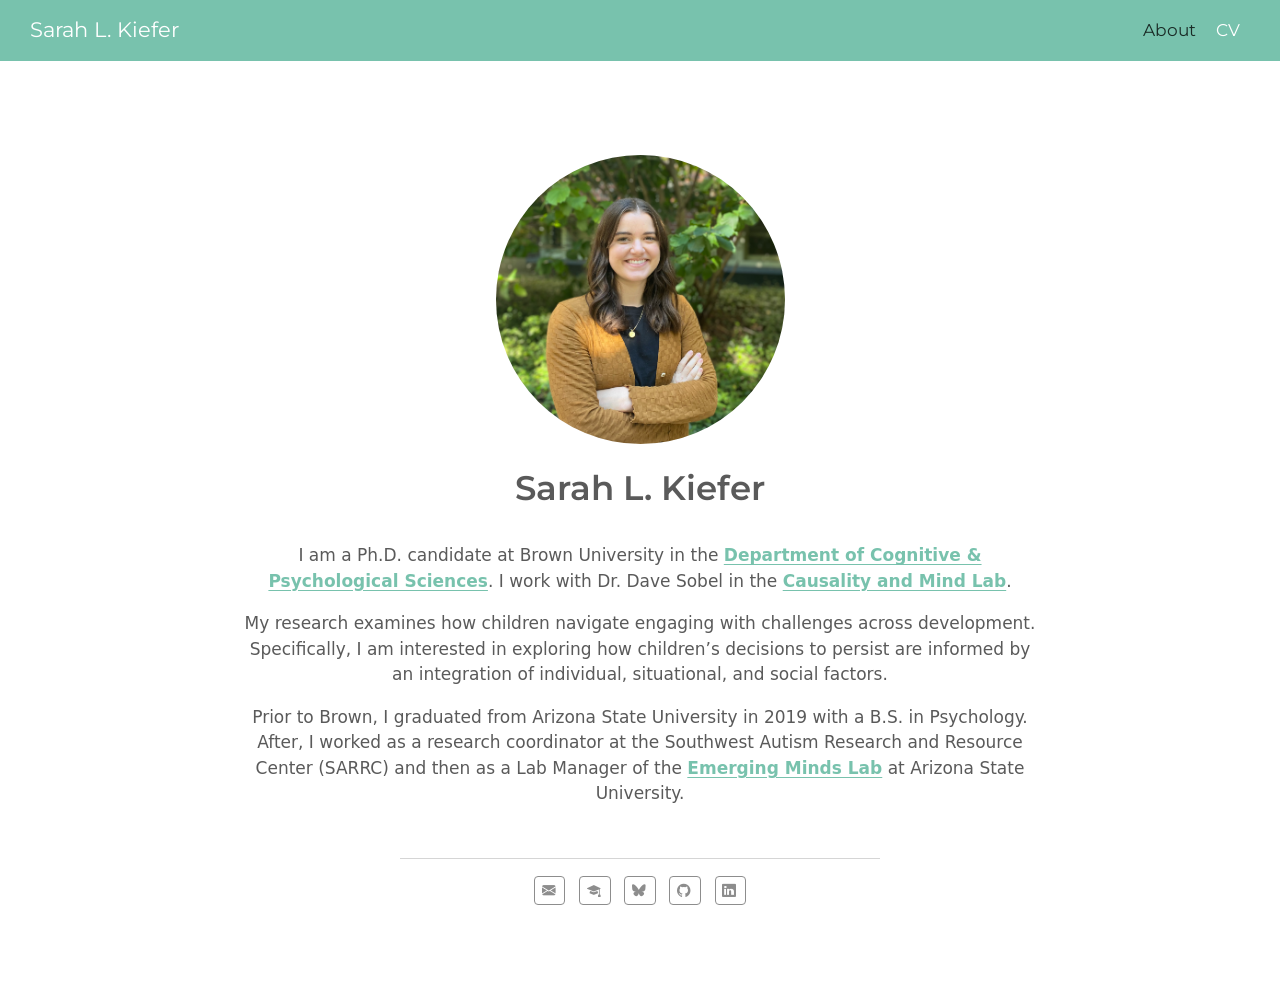
<file: docs/index.html>
<!DOCTYPE html>
<html xmlns="http://www.w3.org/1999/xhtml" lang="en" xml:lang="en"><head>

<meta charset="utf-8">
<meta name="generator" content="quarto-1.8.26">

<meta name="viewport" content="width=device-width, initial-scale=1.0, user-scalable=yes">


<title>Sarah L. Kiefer</title>
<style>
code{white-space: pre-wrap;}
span.smallcaps{font-variant: small-caps;}
div.columns{display: flex; gap: min(4vw, 1.5em);}
div.column{flex: auto; overflow-x: auto;}
div.hanging-indent{margin-left: 1.5em; text-indent: -1.5em;}
ul.task-list{list-style: none;}
ul.task-list li input[type="checkbox"] {
  width: 0.8em;
  margin: 0 0.8em 0.2em -1em; /* quarto-specific, see https://github.com/quarto-dev/quarto-cli/issues/4556 */ 
  vertical-align: middle;
}
</style>


<script src="site_libs/quarto-nav/quarto-nav.js"></script>
<script src="site_libs/quarto-nav/headroom.min.js"></script>
<script src="site_libs/clipboard/clipboard.min.js"></script>
<script src="site_libs/quarto-search/autocomplete.umd.js"></script>
<script src="site_libs/quarto-search/fuse.min.js"></script>
<script src="site_libs/quarto-search/quarto-search.js"></script>
<meta name="quarto:offset" content="./">
<script src="site_libs/quarto-html/quarto.js" type="module"></script>
<script src="site_libs/quarto-html/tabsets/tabsets.js" type="module"></script>
<script src="site_libs/quarto-html/axe/axe-check.js" type="module"></script>
<script src="site_libs/quarto-html/popper.min.js"></script>
<script src="site_libs/quarto-html/tippy.umd.min.js"></script>
<link href="site_libs/quarto-html/tippy.css" rel="stylesheet">
<link href="site_libs/quarto-html/quarto-syntax-highlighting-587c61ba64f3a5504c4d52d930310e48.css" rel="stylesheet" id="quarto-text-highlighting-styles">
<script src="site_libs/bootstrap/bootstrap.min.js"></script>
<link href="site_libs/bootstrap/bootstrap-icons.css" rel="stylesheet">
<link href="site_libs/bootstrap/bootstrap-5b8f9b2f3cffee265242a5d44fbb1e00.min.css" rel="stylesheet" append-hash="true" id="quarto-bootstrap" data-mode="light">
<script id="quarto-search-options" type="application/json">{
  "location": "navbar",
  "copy-button": false,
  "collapse-after": 3,
  "panel-placement": "end",
  "type": "overlay",
  "limit": 50,
  "keyboard-shortcut": [
    "f",
    "/",
    "s"
  ],
  "show-item-context": false,
  "language": {
    "search-no-results-text": "No results",
    "search-matching-documents-text": "matching documents",
    "search-copy-link-title": "Copy link to search",
    "search-hide-matches-text": "Hide additional matches",
    "search-more-match-text": "more match in this document",
    "search-more-matches-text": "more matches in this document",
    "search-clear-button-title": "Clear",
    "search-text-placeholder": "",
    "search-detached-cancel-button-title": "Cancel",
    "search-submit-button-title": "Submit",
    "search-label": "Search"
  }
}</script>


</head>

<body class="nav-fixed fullcontent quarto-light">

<div id="quarto-search-results"></div>
  <header id="quarto-header" class="headroom fixed-top">
    <nav class="navbar navbar-expand-lg " data-bs-theme="dark">
      <div class="navbar-container container-fluid">
      <div class="navbar-brand-container mx-auto">
    <a class="navbar-brand" href="./index.html">
    <span class="navbar-title">Sarah L. Kiefer</span>
    </a>
  </div>
          <button class="navbar-toggler" type="button" data-bs-toggle="collapse" data-bs-target="#navbarCollapse" aria-controls="navbarCollapse" role="menu" aria-expanded="false" aria-label="Toggle navigation" onclick="if (window.quartoToggleHeadroom) { window.quartoToggleHeadroom(); }">
  <span class="navbar-toggler-icon"></span>
</button>
          <div class="collapse navbar-collapse" id="navbarCollapse">
            <ul class="navbar-nav navbar-nav-scroll ms-auto">
  <li class="nav-item">
    <a class="nav-link active" href="./index.html" aria-current="page"> 
<span class="menu-text">About</span></a>
  </li>  
  <li class="nav-item">
    <a class="nav-link" href="./cv.pdf"> 
<span class="menu-text">CV</span></a>
  </li>  
</ul>
          </div> <!-- /navcollapse -->
            <div class="quarto-navbar-tools">
</div>
      </div> <!-- /container-fluid -->
    </nav>
</header>
<!-- content -->
<div id="quarto-content" class="quarto-container page-columns page-rows-contents page-layout-article page-navbar">
<!-- sidebar -->
<!-- margin-sidebar -->
    
<!-- main -->
<div class="quarto-about-jolla">
  <img src="profile.png" class="about-image
  round " style="height: 17em; width: 17em;">
 <header id="title-block-header" class="quarto-title-block default">
<div class="quarto-title">
<h1 class="title">Sarah L. Kiefer</h1>
</div>
<div class="quarto-title-meta">
  </div>
</header><main class="content" id="quarto-document-content">
<p>I am a Ph.D.&nbsp;candidate at Brown University in the <a href="https://www.brown.edu/academics/cognitive-linguistic-psychological-sciences/home"><strong>Department of Cognitive &amp; Psychological Sciences</strong></a>. I work with Dr.&nbsp;Dave Sobel in the <a href="https://sites.brown.edu/causalityandmindlab/"><strong>Causality and Mind Lab</strong></a>.</p>
<p>My research examines how children navigate engaging with challenges across development. Specifically, I am interested in exploring how children’s decisions to persist are informed by an integration of individual, situational, and social factors.</p>
<p>Prior to Brown, I graduated from Arizona State University in 2019 with a B.S. in Psychology. After, I worked as a research coordinator at the Southwest Autism Research and Resource Center (SARRC) and then as a Lab Manager of the <a href="https://www.emergingmindslab.org/"><strong>Emerging Minds Lab</strong></a> at Arizona State University.</p>


</main> 
  <hr class="about-sep">
   <div class="about-links">
  <a href="mailto:sarah_kiefer@brown.edu" class="about-link" rel="" target="">
    <i class="bi bi-envelope-fill"></i>
     <span class="about-link-text"></span>
  </a>
  <a href="https://scholar.google.com/citations?user=5Xpo9nMAAAAJ" class="about-link" rel="" target="">
    <i class="bi bi-mortarboard-fill"></i>
     <span class="about-link-text"></span>
  </a>
  <a href="https://bsky.app/profile/sarahkiefer.bsky.social" class="about-link" rel="" target="">
    <i class="bi bi-bluesky"></i>
     <span class="about-link-text"></span>
  </a>
  <a href="https://github.com/slkiefer" class="about-link" rel="" target="">
    <i class="bi bi-github"></i>
     <span class="about-link-text"></span>
  </a>
  <a href="https://www.linkedin.com/in/sarahlkiefer/" class="about-link" rel="" target="">
    <i class="bi bi-linkedin"></i>
     <span class="about-link-text"></span>
  </a>
</div>
</div>
 <!-- /main -->
<script id="quarto-html-after-body" type="application/javascript">
  window.document.addEventListener("DOMContentLoaded", function (event) {
    const isCodeAnnotation = (el) => {
      for (const clz of el.classList) {
        if (clz.startsWith('code-annotation-')) {                     
          return true;
        }
      }
      return false;
    }
    const onCopySuccess = function(e) {
      // button target
      const button = e.trigger;
      // don't keep focus
      button.blur();
      // flash "checked"
      button.classList.add('code-copy-button-checked');
      var currentTitle = button.getAttribute("title");
      button.setAttribute("title", "Copied!");
      let tooltip;
      if (window.bootstrap) {
        button.setAttribute("data-bs-toggle", "tooltip");
        button.setAttribute("data-bs-placement", "left");
        button.setAttribute("data-bs-title", "Copied!");
        tooltip = new bootstrap.Tooltip(button, 
          { trigger: "manual", 
            customClass: "code-copy-button-tooltip",
            offset: [0, -8]});
        tooltip.show();    
      }
      setTimeout(function() {
        if (tooltip) {
          tooltip.hide();
          button.removeAttribute("data-bs-title");
          button.removeAttribute("data-bs-toggle");
          button.removeAttribute("data-bs-placement");
        }
        button.setAttribute("title", currentTitle);
        button.classList.remove('code-copy-button-checked');
      }, 1000);
      // clear code selection
      e.clearSelection();
    }
    const getTextToCopy = function(trigger) {
      const outerScaffold = trigger.parentElement.cloneNode(true);
      const codeEl = outerScaffold.querySelector('code');
      for (const childEl of codeEl.children) {
        if (isCodeAnnotation(childEl)) {
          childEl.remove();
        }
      }
      return codeEl.innerText;
    }
    const clipboard = new window.ClipboardJS('.code-copy-button:not([data-in-quarto-modal])', {
      text: getTextToCopy
    });
    clipboard.on('success', onCopySuccess);
    if (window.document.getElementById('quarto-embedded-source-code-modal')) {
      const clipboardModal = new window.ClipboardJS('.code-copy-button[data-in-quarto-modal]', {
        text: getTextToCopy,
        container: window.document.getElementById('quarto-embedded-source-code-modal')
      });
      clipboardModal.on('success', onCopySuccess);
    }
      var localhostRegex = new RegExp(/^(?:http|https):\/\/localhost\:?[0-9]*\//);
      var mailtoRegex = new RegExp(/^mailto:/);
        var filterRegex = new RegExp('/' + window.location.host + '/');
      var isInternal = (href) => {
          return filterRegex.test(href) || localhostRegex.test(href) || mailtoRegex.test(href);
      }
      // Inspect non-navigation links and adorn them if external
     var links = window.document.querySelectorAll('a[href]:not(.nav-link):not(.navbar-brand):not(.toc-action):not(.sidebar-link):not(.sidebar-item-toggle):not(.pagination-link):not(.no-external):not([aria-hidden]):not(.dropdown-item):not(.quarto-navigation-tool):not(.about-link)');
      for (var i=0; i<links.length; i++) {
        const link = links[i];
        if (!isInternal(link.href)) {
          // undo the damage that might have been done by quarto-nav.js in the case of
          // links that we want to consider external
          if (link.dataset.originalHref !== undefined) {
            link.href = link.dataset.originalHref;
          }
        }
      }
    function tippyHover(el, contentFn, onTriggerFn, onUntriggerFn) {
      const config = {
        allowHTML: true,
        maxWidth: 500,
        delay: 100,
        arrow: false,
        appendTo: function(el) {
            return el.parentElement;
        },
        interactive: true,
        interactiveBorder: 10,
        theme: 'quarto',
        placement: 'bottom-start',
      };
      if (contentFn) {
        config.content = contentFn;
      }
      if (onTriggerFn) {
        config.onTrigger = onTriggerFn;
      }
      if (onUntriggerFn) {
        config.onUntrigger = onUntriggerFn;
      }
      window.tippy(el, config); 
    }
    const noterefs = window.document.querySelectorAll('a[role="doc-noteref"]');
    for (var i=0; i<noterefs.length; i++) {
      const ref = noterefs[i];
      tippyHover(ref, function() {
        // use id or data attribute instead here
        let href = ref.getAttribute('data-footnote-href') || ref.getAttribute('href');
        try { href = new URL(href).hash; } catch {}
        const id = href.replace(/^#\/?/, "");
        const note = window.document.getElementById(id);
        if (note) {
          return note.innerHTML;
        } else {
          return "";
        }
      });
    }
    const xrefs = window.document.querySelectorAll('a.quarto-xref');
    const processXRef = (id, note) => {
      // Strip column container classes
      const stripColumnClz = (el) => {
        el.classList.remove("page-full", "page-columns");
        if (el.children) {
          for (const child of el.children) {
            stripColumnClz(child);
          }
        }
      }
      stripColumnClz(note)
      if (id === null || id.startsWith('sec-')) {
        // Special case sections, only their first couple elements
        const container = document.createElement("div");
        if (note.children && note.children.length > 2) {
          container.appendChild(note.children[0].cloneNode(true));
          for (let i = 1; i < note.children.length; i++) {
            const child = note.children[i];
            if (child.tagName === "P" && child.innerText === "") {
              continue;
            } else {
              container.appendChild(child.cloneNode(true));
              break;
            }
          }
          if (window.Quarto?.typesetMath) {
            window.Quarto.typesetMath(container);
          }
          return container.innerHTML
        } else {
          if (window.Quarto?.typesetMath) {
            window.Quarto.typesetMath(note);
          }
          return note.innerHTML;
        }
      } else {
        // Remove any anchor links if they are present
        const anchorLink = note.querySelector('a.anchorjs-link');
        if (anchorLink) {
          anchorLink.remove();
        }
        if (window.Quarto?.typesetMath) {
          window.Quarto.typesetMath(note);
        }
        if (note.classList.contains("callout")) {
          return note.outerHTML;
        } else {
          return note.innerHTML;
        }
      }
    }
    for (var i=0; i<xrefs.length; i++) {
      const xref = xrefs[i];
      tippyHover(xref, undefined, function(instance) {
        instance.disable();
        let url = xref.getAttribute('href');
        let hash = undefined; 
        if (url.startsWith('#')) {
          hash = url;
        } else {
          try { hash = new URL(url).hash; } catch {}
        }
        if (hash) {
          const id = hash.replace(/^#\/?/, "");
          const note = window.document.getElementById(id);
          if (note !== null) {
            try {
              const html = processXRef(id, note.cloneNode(true));
              instance.setContent(html);
            } finally {
              instance.enable();
              instance.show();
            }
          } else {
            // See if we can fetch this
            fetch(url.split('#')[0])
            .then(res => res.text())
            .then(html => {
              const parser = new DOMParser();
              const htmlDoc = parser.parseFromString(html, "text/html");
              const note = htmlDoc.getElementById(id);
              if (note !== null) {
                const html = processXRef(id, note);
                instance.setContent(html);
              } 
            }).finally(() => {
              instance.enable();
              instance.show();
            });
          }
        } else {
          // See if we can fetch a full url (with no hash to target)
          // This is a special case and we should probably do some content thinning / targeting
          fetch(url)
          .then(res => res.text())
          .then(html => {
            const parser = new DOMParser();
            const htmlDoc = parser.parseFromString(html, "text/html");
            const note = htmlDoc.querySelector('main.content');
            if (note !== null) {
              // This should only happen for chapter cross references
              // (since there is no id in the URL)
              // remove the first header
              if (note.children.length > 0 && note.children[0].tagName === "HEADER") {
                note.children[0].remove();
              }
              const html = processXRef(null, note);
              instance.setContent(html);
            } 
          }).finally(() => {
            instance.enable();
            instance.show();
          });
        }
      }, function(instance) {
      });
    }
        let selectedAnnoteEl;
        const selectorForAnnotation = ( cell, annotation) => {
          let cellAttr = 'data-code-cell="' + cell + '"';
          let lineAttr = 'data-code-annotation="' +  annotation + '"';
          const selector = 'span[' + cellAttr + '][' + lineAttr + ']';
          return selector;
        }
        const selectCodeLines = (annoteEl) => {
          const doc = window.document;
          const targetCell = annoteEl.getAttribute("data-target-cell");
          const targetAnnotation = annoteEl.getAttribute("data-target-annotation");
          const annoteSpan = window.document.querySelector(selectorForAnnotation(targetCell, targetAnnotation));
          const lines = annoteSpan.getAttribute("data-code-lines").split(",");
          const lineIds = lines.map((line) => {
            return targetCell + "-" + line;
          })
          let top = null;
          let height = null;
          let parent = null;
          if (lineIds.length > 0) {
              //compute the position of the single el (top and bottom and make a div)
              const el = window.document.getElementById(lineIds[0]);
              top = el.offsetTop;
              height = el.offsetHeight;
              parent = el.parentElement.parentElement;
            if (lineIds.length > 1) {
              const lastEl = window.document.getElementById(lineIds[lineIds.length - 1]);
              const bottom = lastEl.offsetTop + lastEl.offsetHeight;
              height = bottom - top;
            }
            if (top !== null && height !== null && parent !== null) {
              // cook up a div (if necessary) and position it 
              let div = window.document.getElementById("code-annotation-line-highlight");
              if (div === null) {
                div = window.document.createElement("div");
                div.setAttribute("id", "code-annotation-line-highlight");
                div.style.position = 'absolute';
                parent.appendChild(div);
              }
              div.style.top = top - 2 + "px";
              div.style.height = height + 4 + "px";
              div.style.left = 0;
              let gutterDiv = window.document.getElementById("code-annotation-line-highlight-gutter");
              if (gutterDiv === null) {
                gutterDiv = window.document.createElement("div");
                gutterDiv.setAttribute("id", "code-annotation-line-highlight-gutter");
                gutterDiv.style.position = 'absolute';
                const codeCell = window.document.getElementById(targetCell);
                const gutter = codeCell.querySelector('.code-annotation-gutter');
                gutter.appendChild(gutterDiv);
              }
              gutterDiv.style.top = top - 2 + "px";
              gutterDiv.style.height = height + 4 + "px";
            }
            selectedAnnoteEl = annoteEl;
          }
        };
        const unselectCodeLines = () => {
          const elementsIds = ["code-annotation-line-highlight", "code-annotation-line-highlight-gutter"];
          elementsIds.forEach((elId) => {
            const div = window.document.getElementById(elId);
            if (div) {
              div.remove();
            }
          });
          selectedAnnoteEl = undefined;
        };
          // Handle positioning of the toggle
      window.addEventListener(
        "resize",
        throttle(() => {
          elRect = undefined;
          if (selectedAnnoteEl) {
            selectCodeLines(selectedAnnoteEl);
          }
        }, 10)
      );
      function throttle(fn, ms) {
      let throttle = false;
      let timer;
        return (...args) => {
          if(!throttle) { // first call gets through
              fn.apply(this, args);
              throttle = true;
          } else { // all the others get throttled
              if(timer) clearTimeout(timer); // cancel #2
              timer = setTimeout(() => {
                fn.apply(this, args);
                timer = throttle = false;
              }, ms);
          }
        };
      }
        // Attach click handler to the DT
        const annoteDls = window.document.querySelectorAll('dt[data-target-cell]');
        for (const annoteDlNode of annoteDls) {
          annoteDlNode.addEventListener('click', (event) => {
            const clickedEl = event.target;
            if (clickedEl !== selectedAnnoteEl) {
              unselectCodeLines();
              const activeEl = window.document.querySelector('dt[data-target-cell].code-annotation-active');
              if (activeEl) {
                activeEl.classList.remove('code-annotation-active');
              }
              selectCodeLines(clickedEl);
              clickedEl.classList.add('code-annotation-active');
            } else {
              // Unselect the line
              unselectCodeLines();
              clickedEl.classList.remove('code-annotation-active');
            }
          });
        }
    const findCites = (el) => {
      const parentEl = el.parentElement;
      if (parentEl) {
        const cites = parentEl.dataset.cites;
        if (cites) {
          return {
            el,
            cites: cites.split(' ')
          };
        } else {
          return findCites(el.parentElement)
        }
      } else {
        return undefined;
      }
    };
    var bibliorefs = window.document.querySelectorAll('a[role="doc-biblioref"]');
    for (var i=0; i<bibliorefs.length; i++) {
      const ref = bibliorefs[i];
      const citeInfo = findCites(ref);
      if (citeInfo) {
        tippyHover(citeInfo.el, function() {
          var popup = window.document.createElement('div');
          citeInfo.cites.forEach(function(cite) {
            var citeDiv = window.document.createElement('div');
            citeDiv.classList.add('hanging-indent');
            citeDiv.classList.add('csl-entry');
            var biblioDiv = window.document.getElementById('ref-' + cite);
            if (biblioDiv) {
              citeDiv.innerHTML = biblioDiv.innerHTML;
            }
            popup.appendChild(citeDiv);
          });
          return popup.innerHTML;
        });
      }
    }
  });
  </script>
</div> <!-- /content -->




</body></html>
</file>
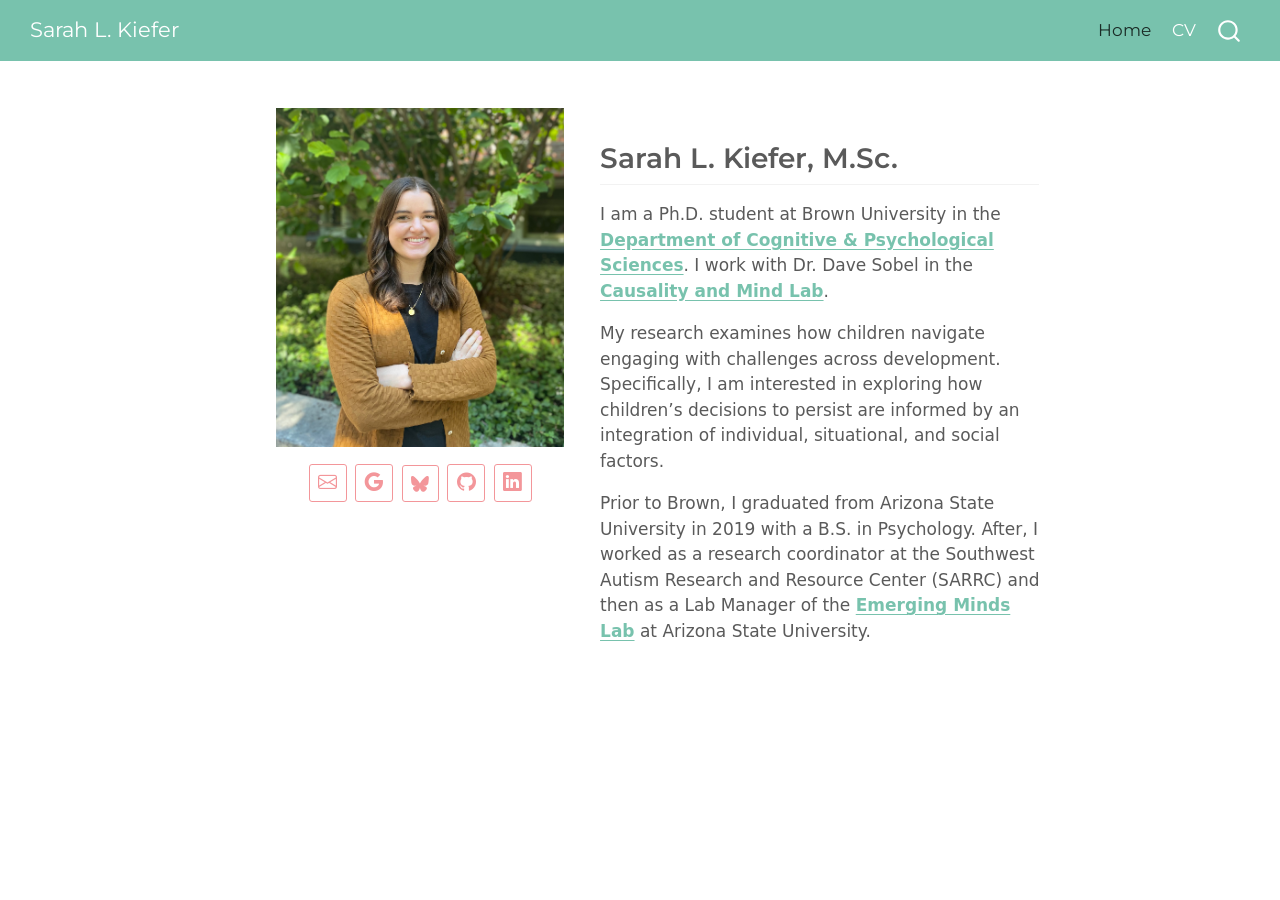
<file: Kiefer_Website/docs/index.html>
<!DOCTYPE html>
<html xmlns="http://www.w3.org/1999/xhtml" lang="en" xml:lang="en"><head>

<meta charset="utf-8">
<meta name="generator" content="quarto-1.8.26">

<meta name="viewport" content="width=device-width, initial-scale=1.0, user-scalable=yes">


<title>Sarah L. Kiefer</title>
<style>
code{white-space: pre-wrap;}
span.smallcaps{font-variant: small-caps;}
div.columns{display: flex; gap: min(4vw, 1.5em);}
div.column{flex: auto; overflow-x: auto;}
div.hanging-indent{margin-left: 1.5em; text-indent: -1.5em;}
ul.task-list{list-style: none;}
ul.task-list li input[type="checkbox"] {
  width: 0.8em;
  margin: 0 0.8em 0.2em -1em; /* quarto-specific, see https://github.com/quarto-dev/quarto-cli/issues/4556 */ 
  vertical-align: middle;
}
</style>


<script src="site_libs/quarto-nav/quarto-nav.js"></script>
<script src="site_libs/quarto-nav/headroom.min.js"></script>
<script src="site_libs/clipboard/clipboard.min.js"></script>
<script src="site_libs/quarto-search/autocomplete.umd.js"></script>
<script src="site_libs/quarto-search/fuse.min.js"></script>
<script src="site_libs/quarto-search/quarto-search.js"></script>
<meta name="quarto:offset" content="./">
<script src="site_libs/quarto-html/quarto.js" type="module"></script>
<script src="site_libs/quarto-html/tabsets/tabsets.js" type="module"></script>
<script src="site_libs/quarto-html/axe/axe-check.js" type="module"></script>
<script src="site_libs/quarto-html/popper.min.js"></script>
<script src="site_libs/quarto-html/tippy.umd.min.js"></script>
<script src="site_libs/quarto-html/anchor.min.js"></script>
<link href="site_libs/quarto-html/tippy.css" rel="stylesheet">
<link href="site_libs/quarto-html/quarto-syntax-highlighting-587c61ba64f3a5504c4d52d930310e48.css" rel="stylesheet" id="quarto-text-highlighting-styles">
<script src="site_libs/bootstrap/bootstrap.min.js"></script>
<link href="site_libs/bootstrap/bootstrap-icons.css" rel="stylesheet">
<link href="site_libs/bootstrap/bootstrap-5b8f9b2f3cffee265242a5d44fbb1e00.min.css" rel="stylesheet" append-hash="true" id="quarto-bootstrap" data-mode="light">
<script id="quarto-search-options" type="application/json">{
  "location": "navbar",
  "copy-button": false,
  "collapse-after": 3,
  "panel-placement": "end",
  "type": "overlay",
  "limit": 50,
  "keyboard-shortcut": [
    "f",
    "/",
    "s"
  ],
  "show-item-context": false,
  "language": {
    "search-no-results-text": "No results",
    "search-matching-documents-text": "matching documents",
    "search-copy-link-title": "Copy link to search",
    "search-hide-matches-text": "Hide additional matches",
    "search-more-match-text": "more match in this document",
    "search-more-matches-text": "more matches in this document",
    "search-clear-button-title": "Clear",
    "search-text-placeholder": "",
    "search-detached-cancel-button-title": "Cancel",
    "search-submit-button-title": "Submit",
    "search-label": "Search"
  }
}</script>


</head>

<body class="nav-fixed fullcontent quarto-light">

<div id="quarto-search-results"></div>
  <header id="quarto-header" class="headroom fixed-top">
    <nav class="navbar navbar-expand-lg " data-bs-theme="dark">
      <div class="navbar-container container-fluid">
      <div class="navbar-brand-container mx-auto">
    <a class="navbar-brand" href="./index.html">
    <span class="navbar-title">Sarah L. Kiefer</span>
    </a>
  </div>
            <div id="quarto-search" class="" title="Search"></div>
          <button class="navbar-toggler" type="button" data-bs-toggle="collapse" data-bs-target="#navbarCollapse" aria-controls="navbarCollapse" role="menu" aria-expanded="false" aria-label="Toggle navigation" onclick="if (window.quartoToggleHeadroom) { window.quartoToggleHeadroom(); }">
  <span class="navbar-toggler-icon"></span>
</button>
          <div class="collapse navbar-collapse" id="navbarCollapse">
            <ul class="navbar-nav navbar-nav-scroll ms-auto">
  <li class="nav-item">
    <a class="nav-link active" href="./index.html" aria-current="page"> 
<span class="menu-text">Home</span></a>
  </li>  
  <li class="nav-item">
    <a class="nav-link" href="./cv.html"> 
<span class="menu-text">CV</span></a>
  </li>  
</ul>
          </div> <!-- /navcollapse -->
            <div class="quarto-navbar-tools">
</div>
      </div> <!-- /container-fluid -->
    </nav>
</header>
<!-- content -->
<div id="quarto-content" class="quarto-container page-columns page-rows-contents page-layout-article page-navbar">
<!-- sidebar -->
<!-- margin-sidebar -->
    
<!-- main -->
<main class="content" id="quarto-document-content"><header id="title-block-header" class="quarto-title-block"></header>




<div class="columns">
<div class="column text-center" style="width:45%;">
<p><img src="images/profile.png" class="img-fluid" style="width:80.0%"></p>
<div class="d-flex justify-content-center gap-2 mt-3 align-items-center">
<!-- Email -->
<p><a href="mailto:sarah_kiefer@brown.edu" class="btn btn-outline-secondary btn-sm"> <i class="bi bi-envelope fs-5"></i> </a></p>
<!-- Google Scholar -->
<p><a href="https://scholar.google.com/citations?user=5Xpo9nMAAAAJ" class="btn btn-outline-secondary btn-sm"> <i class="bi bi-google fs-5"></i> </a></p>
<!-- Bluesky -->
<p><a href="https://bsky.app/profile/sarahkiefer.bsky.social" class="btn btn-outline-secondary btn-sm"> <span style="font-size:1.2em; display:inline-block; vertical-align: middle;"> <svg xmlns="http://www.w3.org/2000/svg" fill="currentColor" class="bi bi-bluesky" viewbox="0 0 16 16" width="1em" height="1em"> <path d="M3.468 1.948C5.303 3.325 7.276 6.118 8 7.616c.725-1.498 2.698-4.29 4.532-5.668C13.855.955 16 .186 16 2.632c0 .489-.28 4.105-.444 4.692-.572 2.04-2.653 2.561-4.504 2.246 3.236.551 4.06 2.375 2.281 4.2-3.376 3.464-4.852-.87-5.23-1.98-.07-.204-.103-.3-.103-.218 0-.081-.033.014-.102.218-.379 1.11-1.855 5.444-5.231 1.98-1.778-1.825-.955-3.65 2.28-4.2-1.85.315-3.932-.205-4.503-2.246C.28 6.737 0 3.12 0 2.632 0 .186 2.145.955 3.468 1.948"></path> </svg> </span> </a></p>
<!-- GitHub -->
<p><a href="https://github.com/slkiefer" class="btn btn-outline-secondary btn-sm"> <i class="bi bi-github fs-5"></i> </a></p>
<!-- LinkedIn -->
<p><a href="https://www.linkedin.com/in/sarahlkiefer/" class="btn btn-outline-secondary btn-sm"> <i class="bi bi-linkedin fs-5"></i> </a></p>
</div>
</div><div class="column" style="width:55%;">
<section id="sarah-l.-kiefer-m.sc." class="level2">
<h2 class="anchored" data-anchor-id="sarah-l.-kiefer-m.sc.">Sarah L. Kiefer, M.Sc.</h2>
<p>I am a Ph.D.&nbsp;student at Brown University in the <a href="https://www.brown.edu/academics/cognitive-linguistic-psychological-sciences/home"><strong>Department of Cognitive &amp; Psychological Sciences</strong></a>. I work with Dr.&nbsp;Dave Sobel in the <a href="https://sites.brown.edu/causalityandmindlab/"><strong>Causality and Mind Lab</strong></a>.</p>
<p>My research examines how children navigate engaging with challenges across development. Specifically, I am interested in exploring how children’s decisions to persist are informed by an integration of individual, situational, and social factors.</p>
<p>Prior to Brown, I graduated from Arizona State University in 2019 with a B.S. in Psychology. After, I worked as a research coordinator at the Southwest Autism Research and Resource Center (SARRC) and then as a Lab Manager of the <a href="https://www.emergingmindslab.org/"><strong>Emerging Minds Lab</strong></a> at Arizona State University.</p>
</section>
</div>
</div>



</main> <!-- /main -->
<script id="quarto-html-after-body" type="application/javascript">
  window.document.addEventListener("DOMContentLoaded", function (event) {
    const icon = "";
    const anchorJS = new window.AnchorJS();
    anchorJS.options = {
      placement: 'right',
      icon: icon
    };
    anchorJS.add('.anchored');
    const isCodeAnnotation = (el) => {
      for (const clz of el.classList) {
        if (clz.startsWith('code-annotation-')) {                     
          return true;
        }
      }
      return false;
    }
    const onCopySuccess = function(e) {
      // button target
      const button = e.trigger;
      // don't keep focus
      button.blur();
      // flash "checked"
      button.classList.add('code-copy-button-checked');
      var currentTitle = button.getAttribute("title");
      button.setAttribute("title", "Copied!");
      let tooltip;
      if (window.bootstrap) {
        button.setAttribute("data-bs-toggle", "tooltip");
        button.setAttribute("data-bs-placement", "left");
        button.setAttribute("data-bs-title", "Copied!");
        tooltip = new bootstrap.Tooltip(button, 
          { trigger: "manual", 
            customClass: "code-copy-button-tooltip",
            offset: [0, -8]});
        tooltip.show();    
      }
      setTimeout(function() {
        if (tooltip) {
          tooltip.hide();
          button.removeAttribute("data-bs-title");
          button.removeAttribute("data-bs-toggle");
          button.removeAttribute("data-bs-placement");
        }
        button.setAttribute("title", currentTitle);
        button.classList.remove('code-copy-button-checked');
      }, 1000);
      // clear code selection
      e.clearSelection();
    }
    const getTextToCopy = function(trigger) {
      const outerScaffold = trigger.parentElement.cloneNode(true);
      const codeEl = outerScaffold.querySelector('code');
      for (const childEl of codeEl.children) {
        if (isCodeAnnotation(childEl)) {
          childEl.remove();
        }
      }
      return codeEl.innerText;
    }
    const clipboard = new window.ClipboardJS('.code-copy-button:not([data-in-quarto-modal])', {
      text: getTextToCopy
    });
    clipboard.on('success', onCopySuccess);
    if (window.document.getElementById('quarto-embedded-source-code-modal')) {
      const clipboardModal = new window.ClipboardJS('.code-copy-button[data-in-quarto-modal]', {
        text: getTextToCopy,
        container: window.document.getElementById('quarto-embedded-source-code-modal')
      });
      clipboardModal.on('success', onCopySuccess);
    }
      var localhostRegex = new RegExp(/^(?:http|https):\/\/localhost\:?[0-9]*\//);
      var mailtoRegex = new RegExp(/^mailto:/);
        var filterRegex = new RegExp('/' + window.location.host + '/');
      var isInternal = (href) => {
          return filterRegex.test(href) || localhostRegex.test(href) || mailtoRegex.test(href);
      }
      // Inspect non-navigation links and adorn them if external
     var links = window.document.querySelectorAll('a[href]:not(.nav-link):not(.navbar-brand):not(.toc-action):not(.sidebar-link):not(.sidebar-item-toggle):not(.pagination-link):not(.no-external):not([aria-hidden]):not(.dropdown-item):not(.quarto-navigation-tool):not(.about-link)');
      for (var i=0; i<links.length; i++) {
        const link = links[i];
        if (!isInternal(link.href)) {
          // undo the damage that might have been done by quarto-nav.js in the case of
          // links that we want to consider external
          if (link.dataset.originalHref !== undefined) {
            link.href = link.dataset.originalHref;
          }
        }
      }
    function tippyHover(el, contentFn, onTriggerFn, onUntriggerFn) {
      const config = {
        allowHTML: true,
        maxWidth: 500,
        delay: 100,
        arrow: false,
        appendTo: function(el) {
            return el.parentElement;
        },
        interactive: true,
        interactiveBorder: 10,
        theme: 'quarto',
        placement: 'bottom-start',
      };
      if (contentFn) {
        config.content = contentFn;
      }
      if (onTriggerFn) {
        config.onTrigger = onTriggerFn;
      }
      if (onUntriggerFn) {
        config.onUntrigger = onUntriggerFn;
      }
      window.tippy(el, config); 
    }
    const noterefs = window.document.querySelectorAll('a[role="doc-noteref"]');
    for (var i=0; i<noterefs.length; i++) {
      const ref = noterefs[i];
      tippyHover(ref, function() {
        // use id or data attribute instead here
        let href = ref.getAttribute('data-footnote-href') || ref.getAttribute('href');
        try { href = new URL(href).hash; } catch {}
        const id = href.replace(/^#\/?/, "");
        const note = window.document.getElementById(id);
        if (note) {
          return note.innerHTML;
        } else {
          return "";
        }
      });
    }
    const xrefs = window.document.querySelectorAll('a.quarto-xref');
    const processXRef = (id, note) => {
      // Strip column container classes
      const stripColumnClz = (el) => {
        el.classList.remove("page-full", "page-columns");
        if (el.children) {
          for (const child of el.children) {
            stripColumnClz(child);
          }
        }
      }
      stripColumnClz(note)
      if (id === null || id.startsWith('sec-')) {
        // Special case sections, only their first couple elements
        const container = document.createElement("div");
        if (note.children && note.children.length > 2) {
          container.appendChild(note.children[0].cloneNode(true));
          for (let i = 1; i < note.children.length; i++) {
            const child = note.children[i];
            if (child.tagName === "P" && child.innerText === "") {
              continue;
            } else {
              container.appendChild(child.cloneNode(true));
              break;
            }
          }
          if (window.Quarto?.typesetMath) {
            window.Quarto.typesetMath(container);
          }
          return container.innerHTML
        } else {
          if (window.Quarto?.typesetMath) {
            window.Quarto.typesetMath(note);
          }
          return note.innerHTML;
        }
      } else {
        // Remove any anchor links if they are present
        const anchorLink = note.querySelector('a.anchorjs-link');
        if (anchorLink) {
          anchorLink.remove();
        }
        if (window.Quarto?.typesetMath) {
          window.Quarto.typesetMath(note);
        }
        if (note.classList.contains("callout")) {
          return note.outerHTML;
        } else {
          return note.innerHTML;
        }
      }
    }
    for (var i=0; i<xrefs.length; i++) {
      const xref = xrefs[i];
      tippyHover(xref, undefined, function(instance) {
        instance.disable();
        let url = xref.getAttribute('href');
        let hash = undefined; 
        if (url.startsWith('#')) {
          hash = url;
        } else {
          try { hash = new URL(url).hash; } catch {}
        }
        if (hash) {
          const id = hash.replace(/^#\/?/, "");
          const note = window.document.getElementById(id);
          if (note !== null) {
            try {
              const html = processXRef(id, note.cloneNode(true));
              instance.setContent(html);
            } finally {
              instance.enable();
              instance.show();
            }
          } else {
            // See if we can fetch this
            fetch(url.split('#')[0])
            .then(res => res.text())
            .then(html => {
              const parser = new DOMParser();
              const htmlDoc = parser.parseFromString(html, "text/html");
              const note = htmlDoc.getElementById(id);
              if (note !== null) {
                const html = processXRef(id, note);
                instance.setContent(html);
              } 
            }).finally(() => {
              instance.enable();
              instance.show();
            });
          }
        } else {
          // See if we can fetch a full url (with no hash to target)
          // This is a special case and we should probably do some content thinning / targeting
          fetch(url)
          .then(res => res.text())
          .then(html => {
            const parser = new DOMParser();
            const htmlDoc = parser.parseFromString(html, "text/html");
            const note = htmlDoc.querySelector('main.content');
            if (note !== null) {
              // This should only happen for chapter cross references
              // (since there is no id in the URL)
              // remove the first header
              if (note.children.length > 0 && note.children[0].tagName === "HEADER") {
                note.children[0].remove();
              }
              const html = processXRef(null, note);
              instance.setContent(html);
            } 
          }).finally(() => {
            instance.enable();
            instance.show();
          });
        }
      }, function(instance) {
      });
    }
        let selectedAnnoteEl;
        const selectorForAnnotation = ( cell, annotation) => {
          let cellAttr = 'data-code-cell="' + cell + '"';
          let lineAttr = 'data-code-annotation="' +  annotation + '"';
          const selector = 'span[' + cellAttr + '][' + lineAttr + ']';
          return selector;
        }
        const selectCodeLines = (annoteEl) => {
          const doc = window.document;
          const targetCell = annoteEl.getAttribute("data-target-cell");
          const targetAnnotation = annoteEl.getAttribute("data-target-annotation");
          const annoteSpan = window.document.querySelector(selectorForAnnotation(targetCell, targetAnnotation));
          const lines = annoteSpan.getAttribute("data-code-lines").split(",");
          const lineIds = lines.map((line) => {
            return targetCell + "-" + line;
          })
          let top = null;
          let height = null;
          let parent = null;
          if (lineIds.length > 0) {
              //compute the position of the single el (top and bottom and make a div)
              const el = window.document.getElementById(lineIds[0]);
              top = el.offsetTop;
              height = el.offsetHeight;
              parent = el.parentElement.parentElement;
            if (lineIds.length > 1) {
              const lastEl = window.document.getElementById(lineIds[lineIds.length - 1]);
              const bottom = lastEl.offsetTop + lastEl.offsetHeight;
              height = bottom - top;
            }
            if (top !== null && height !== null && parent !== null) {
              // cook up a div (if necessary) and position it 
              let div = window.document.getElementById("code-annotation-line-highlight");
              if (div === null) {
                div = window.document.createElement("div");
                div.setAttribute("id", "code-annotation-line-highlight");
                div.style.position = 'absolute';
                parent.appendChild(div);
              }
              div.style.top = top - 2 + "px";
              div.style.height = height + 4 + "px";
              div.style.left = 0;
              let gutterDiv = window.document.getElementById("code-annotation-line-highlight-gutter");
              if (gutterDiv === null) {
                gutterDiv = window.document.createElement("div");
                gutterDiv.setAttribute("id", "code-annotation-line-highlight-gutter");
                gutterDiv.style.position = 'absolute';
                const codeCell = window.document.getElementById(targetCell);
                const gutter = codeCell.querySelector('.code-annotation-gutter');
                gutter.appendChild(gutterDiv);
              }
              gutterDiv.style.top = top - 2 + "px";
              gutterDiv.style.height = height + 4 + "px";
            }
            selectedAnnoteEl = annoteEl;
          }
        };
        const unselectCodeLines = () => {
          const elementsIds = ["code-annotation-line-highlight", "code-annotation-line-highlight-gutter"];
          elementsIds.forEach((elId) => {
            const div = window.document.getElementById(elId);
            if (div) {
              div.remove();
            }
          });
          selectedAnnoteEl = undefined;
        };
          // Handle positioning of the toggle
      window.addEventListener(
        "resize",
        throttle(() => {
          elRect = undefined;
          if (selectedAnnoteEl) {
            selectCodeLines(selectedAnnoteEl);
          }
        }, 10)
      );
      function throttle(fn, ms) {
      let throttle = false;
      let timer;
        return (...args) => {
          if(!throttle) { // first call gets through
              fn.apply(this, args);
              throttle = true;
          } else { // all the others get throttled
              if(timer) clearTimeout(timer); // cancel #2
              timer = setTimeout(() => {
                fn.apply(this, args);
                timer = throttle = false;
              }, ms);
          }
        };
      }
        // Attach click handler to the DT
        const annoteDls = window.document.querySelectorAll('dt[data-target-cell]');
        for (const annoteDlNode of annoteDls) {
          annoteDlNode.addEventListener('click', (event) => {
            const clickedEl = event.target;
            if (clickedEl !== selectedAnnoteEl) {
              unselectCodeLines();
              const activeEl = window.document.querySelector('dt[data-target-cell].code-annotation-active');
              if (activeEl) {
                activeEl.classList.remove('code-annotation-active');
              }
              selectCodeLines(clickedEl);
              clickedEl.classList.add('code-annotation-active');
            } else {
              // Unselect the line
              unselectCodeLines();
              clickedEl.classList.remove('code-annotation-active');
            }
          });
        }
    const findCites = (el) => {
      const parentEl = el.parentElement;
      if (parentEl) {
        const cites = parentEl.dataset.cites;
        if (cites) {
          return {
            el,
            cites: cites.split(' ')
          };
        } else {
          return findCites(el.parentElement)
        }
      } else {
        return undefined;
      }
    };
    var bibliorefs = window.document.querySelectorAll('a[role="doc-biblioref"]');
    for (var i=0; i<bibliorefs.length; i++) {
      const ref = bibliorefs[i];
      const citeInfo = findCites(ref);
      if (citeInfo) {
        tippyHover(citeInfo.el, function() {
          var popup = window.document.createElement('div');
          citeInfo.cites.forEach(function(cite) {
            var citeDiv = window.document.createElement('div');
            citeDiv.classList.add('hanging-indent');
            citeDiv.classList.add('csl-entry');
            var biblioDiv = window.document.getElementById('ref-' + cite);
            if (biblioDiv) {
              citeDiv.innerHTML = biblioDiv.innerHTML;
            }
            popup.appendChild(citeDiv);
          });
          return popup.innerHTML;
        });
      }
    }
  });
  </script>
</div> <!-- /content -->




</body></html>
</file>
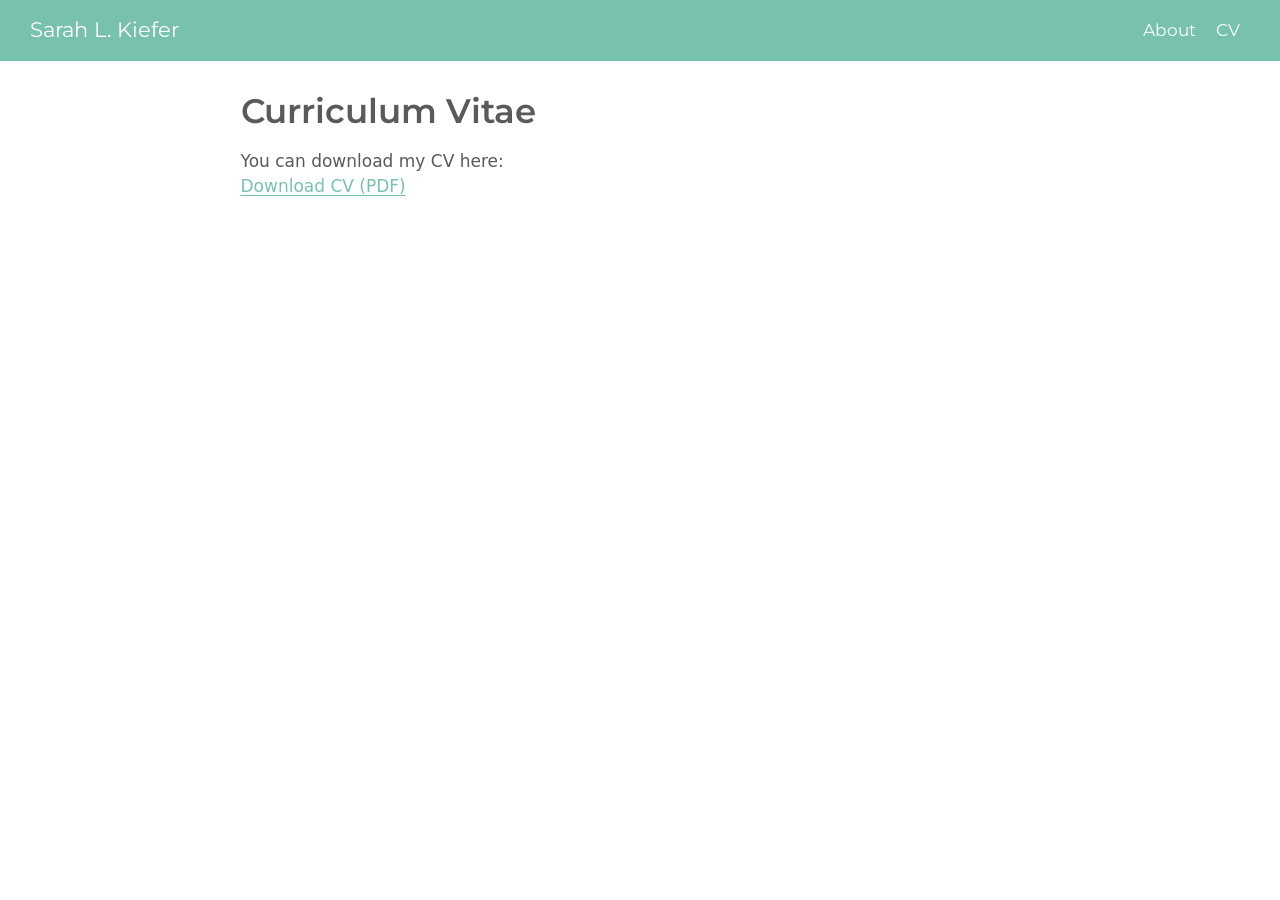
<file: docs/cv.html>
<!DOCTYPE html>
<html xmlns="http://www.w3.org/1999/xhtml" lang="en" xml:lang="en"><head>

<meta charset="utf-8">
<meta name="generator" content="quarto-1.8.26">

<meta name="viewport" content="width=device-width, initial-scale=1.0, user-scalable=yes">


<title>Curriculum Vitae – Sarah L. Kiefer</title>
<style>
code{white-space: pre-wrap;}
span.smallcaps{font-variant: small-caps;}
div.columns{display: flex; gap: min(4vw, 1.5em);}
div.column{flex: auto; overflow-x: auto;}
div.hanging-indent{margin-left: 1.5em; text-indent: -1.5em;}
ul.task-list{list-style: none;}
ul.task-list li input[type="checkbox"] {
  width: 0.8em;
  margin: 0 0.8em 0.2em -1em; /* quarto-specific, see https://github.com/quarto-dev/quarto-cli/issues/4556 */ 
  vertical-align: middle;
}
</style>


<script src="site_libs/quarto-nav/quarto-nav.js"></script>
<script src="site_libs/quarto-nav/headroom.min.js"></script>
<script src="site_libs/clipboard/clipboard.min.js"></script>
<script src="site_libs/quarto-search/autocomplete.umd.js"></script>
<script src="site_libs/quarto-search/fuse.min.js"></script>
<script src="site_libs/quarto-search/quarto-search.js"></script>
<meta name="quarto:offset" content="./">
<script src="site_libs/quarto-html/quarto.js" type="module"></script>
<script src="site_libs/quarto-html/tabsets/tabsets.js" type="module"></script>
<script src="site_libs/quarto-html/axe/axe-check.js" type="module"></script>
<script src="site_libs/quarto-html/popper.min.js"></script>
<script src="site_libs/quarto-html/tippy.umd.min.js"></script>
<script src="site_libs/quarto-html/anchor.min.js"></script>
<link href="site_libs/quarto-html/tippy.css" rel="stylesheet">
<link href="site_libs/quarto-html/quarto-syntax-highlighting-587c61ba64f3a5504c4d52d930310e48.css" rel="stylesheet" id="quarto-text-highlighting-styles">
<script src="site_libs/bootstrap/bootstrap.min.js"></script>
<link href="site_libs/bootstrap/bootstrap-icons.css" rel="stylesheet">
<link href="site_libs/bootstrap/bootstrap-5b8f9b2f3cffee265242a5d44fbb1e00.min.css" rel="stylesheet" append-hash="true" id="quarto-bootstrap" data-mode="light">
<script id="quarto-search-options" type="application/json">{
  "location": "navbar",
  "copy-button": false,
  "collapse-after": 3,
  "panel-placement": "end",
  "type": "overlay",
  "limit": 50,
  "keyboard-shortcut": [
    "f",
    "/",
    "s"
  ],
  "show-item-context": false,
  "language": {
    "search-no-results-text": "No results",
    "search-matching-documents-text": "matching documents",
    "search-copy-link-title": "Copy link to search",
    "search-hide-matches-text": "Hide additional matches",
    "search-more-match-text": "more match in this document",
    "search-more-matches-text": "more matches in this document",
    "search-clear-button-title": "Clear",
    "search-text-placeholder": "",
    "search-detached-cancel-button-title": "Cancel",
    "search-submit-button-title": "Submit",
    "search-label": "Search"
  }
}</script>


</head>

<body class="nav-fixed fullcontent quarto-light">

<div id="quarto-search-results"></div>
  <header id="quarto-header" class="headroom fixed-top">
    <nav class="navbar navbar-expand-lg " data-bs-theme="dark">
      <div class="navbar-container container-fluid">
      <div class="navbar-brand-container mx-auto">
    <a class="navbar-brand" href="./index.html">
    <span class="navbar-title">Sarah L. Kiefer</span>
    </a>
  </div>
          <button class="navbar-toggler" type="button" data-bs-toggle="collapse" data-bs-target="#navbarCollapse" aria-controls="navbarCollapse" role="menu" aria-expanded="false" aria-label="Toggle navigation" onclick="if (window.quartoToggleHeadroom) { window.quartoToggleHeadroom(); }">
  <span class="navbar-toggler-icon"></span>
</button>
          <div class="collapse navbar-collapse" id="navbarCollapse">
            <ul class="navbar-nav navbar-nav-scroll ms-auto">
  <li class="nav-item">
    <a class="nav-link" href="./index.html"> 
<span class="menu-text">About</span></a>
  </li>  
  <li class="nav-item">
    <a class="nav-link" href="./cv.pdf"> 
<span class="menu-text">CV</span></a>
  </li>  
</ul>
          </div> <!-- /navcollapse -->
            <div class="quarto-navbar-tools">
</div>
      </div> <!-- /container-fluid -->
    </nav>
</header>
<!-- content -->
<div id="quarto-content" class="quarto-container page-columns page-rows-contents page-layout-article page-navbar">
<!-- sidebar -->
<!-- margin-sidebar -->
    
<!-- main -->
<main class="content" id="quarto-document-content">

<header id="title-block-header" class="quarto-title-block default">
<div class="quarto-title">
<h1 class="title">Curriculum Vitae</h1>
</div>



<div class="quarto-title-meta">

    
  
    
  </div>
  


</header>


<p>You can download my CV here:<br>
<a href="cv.pdf">Download CV (PDF)</a></p>



</main> <!-- /main -->
<script id="quarto-html-after-body" type="application/javascript">
  window.document.addEventListener("DOMContentLoaded", function (event) {
    const icon = "";
    const anchorJS = new window.AnchorJS();
    anchorJS.options = {
      placement: 'right',
      icon: icon
    };
    anchorJS.add('.anchored');
    const isCodeAnnotation = (el) => {
      for (const clz of el.classList) {
        if (clz.startsWith('code-annotation-')) {                     
          return true;
        }
      }
      return false;
    }
    const onCopySuccess = function(e) {
      // button target
      const button = e.trigger;
      // don't keep focus
      button.blur();
      // flash "checked"
      button.classList.add('code-copy-button-checked');
      var currentTitle = button.getAttribute("title");
      button.setAttribute("title", "Copied!");
      let tooltip;
      if (window.bootstrap) {
        button.setAttribute("data-bs-toggle", "tooltip");
        button.setAttribute("data-bs-placement", "left");
        button.setAttribute("data-bs-title", "Copied!");
        tooltip = new bootstrap.Tooltip(button, 
          { trigger: "manual", 
            customClass: "code-copy-button-tooltip",
            offset: [0, -8]});
        tooltip.show();    
      }
      setTimeout(function() {
        if (tooltip) {
          tooltip.hide();
          button.removeAttribute("data-bs-title");
          button.removeAttribute("data-bs-toggle");
          button.removeAttribute("data-bs-placement");
        }
        button.setAttribute("title", currentTitle);
        button.classList.remove('code-copy-button-checked');
      }, 1000);
      // clear code selection
      e.clearSelection();
    }
    const getTextToCopy = function(trigger) {
      const outerScaffold = trigger.parentElement.cloneNode(true);
      const codeEl = outerScaffold.querySelector('code');
      for (const childEl of codeEl.children) {
        if (isCodeAnnotation(childEl)) {
          childEl.remove();
        }
      }
      return codeEl.innerText;
    }
    const clipboard = new window.ClipboardJS('.code-copy-button:not([data-in-quarto-modal])', {
      text: getTextToCopy
    });
    clipboard.on('success', onCopySuccess);
    if (window.document.getElementById('quarto-embedded-source-code-modal')) {
      const clipboardModal = new window.ClipboardJS('.code-copy-button[data-in-quarto-modal]', {
        text: getTextToCopy,
        container: window.document.getElementById('quarto-embedded-source-code-modal')
      });
      clipboardModal.on('success', onCopySuccess);
    }
      var localhostRegex = new RegExp(/^(?:http|https):\/\/localhost\:?[0-9]*\//);
      var mailtoRegex = new RegExp(/^mailto:/);
        var filterRegex = new RegExp('/' + window.location.host + '/');
      var isInternal = (href) => {
          return filterRegex.test(href) || localhostRegex.test(href) || mailtoRegex.test(href);
      }
      // Inspect non-navigation links and adorn them if external
     var links = window.document.querySelectorAll('a[href]:not(.nav-link):not(.navbar-brand):not(.toc-action):not(.sidebar-link):not(.sidebar-item-toggle):not(.pagination-link):not(.no-external):not([aria-hidden]):not(.dropdown-item):not(.quarto-navigation-tool):not(.about-link)');
      for (var i=0; i<links.length; i++) {
        const link = links[i];
        if (!isInternal(link.href)) {
          // undo the damage that might have been done by quarto-nav.js in the case of
          // links that we want to consider external
          if (link.dataset.originalHref !== undefined) {
            link.href = link.dataset.originalHref;
          }
        }
      }
    function tippyHover(el, contentFn, onTriggerFn, onUntriggerFn) {
      const config = {
        allowHTML: true,
        maxWidth: 500,
        delay: 100,
        arrow: false,
        appendTo: function(el) {
            return el.parentElement;
        },
        interactive: true,
        interactiveBorder: 10,
        theme: 'quarto',
        placement: 'bottom-start',
      };
      if (contentFn) {
        config.content = contentFn;
      }
      if (onTriggerFn) {
        config.onTrigger = onTriggerFn;
      }
      if (onUntriggerFn) {
        config.onUntrigger = onUntriggerFn;
      }
      window.tippy(el, config); 
    }
    const noterefs = window.document.querySelectorAll('a[role="doc-noteref"]');
    for (var i=0; i<noterefs.length; i++) {
      const ref = noterefs[i];
      tippyHover(ref, function() {
        // use id or data attribute instead here
        let href = ref.getAttribute('data-footnote-href') || ref.getAttribute('href');
        try { href = new URL(href).hash; } catch {}
        const id = href.replace(/^#\/?/, "");
        const note = window.document.getElementById(id);
        if (note) {
          return note.innerHTML;
        } else {
          return "";
        }
      });
    }
    const xrefs = window.document.querySelectorAll('a.quarto-xref');
    const processXRef = (id, note) => {
      // Strip column container classes
      const stripColumnClz = (el) => {
        el.classList.remove("page-full", "page-columns");
        if (el.children) {
          for (const child of el.children) {
            stripColumnClz(child);
          }
        }
      }
      stripColumnClz(note)
      if (id === null || id.startsWith('sec-')) {
        // Special case sections, only their first couple elements
        const container = document.createElement("div");
        if (note.children && note.children.length > 2) {
          container.appendChild(note.children[0].cloneNode(true));
          for (let i = 1; i < note.children.length; i++) {
            const child = note.children[i];
            if (child.tagName === "P" && child.innerText === "") {
              continue;
            } else {
              container.appendChild(child.cloneNode(true));
              break;
            }
          }
          if (window.Quarto?.typesetMath) {
            window.Quarto.typesetMath(container);
          }
          return container.innerHTML
        } else {
          if (window.Quarto?.typesetMath) {
            window.Quarto.typesetMath(note);
          }
          return note.innerHTML;
        }
      } else {
        // Remove any anchor links if they are present
        const anchorLink = note.querySelector('a.anchorjs-link');
        if (anchorLink) {
          anchorLink.remove();
        }
        if (window.Quarto?.typesetMath) {
          window.Quarto.typesetMath(note);
        }
        if (note.classList.contains("callout")) {
          return note.outerHTML;
        } else {
          return note.innerHTML;
        }
      }
    }
    for (var i=0; i<xrefs.length; i++) {
      const xref = xrefs[i];
      tippyHover(xref, undefined, function(instance) {
        instance.disable();
        let url = xref.getAttribute('href');
        let hash = undefined; 
        if (url.startsWith('#')) {
          hash = url;
        } else {
          try { hash = new URL(url).hash; } catch {}
        }
        if (hash) {
          const id = hash.replace(/^#\/?/, "");
          const note = window.document.getElementById(id);
          if (note !== null) {
            try {
              const html = processXRef(id, note.cloneNode(true));
              instance.setContent(html);
            } finally {
              instance.enable();
              instance.show();
            }
          } else {
            // See if we can fetch this
            fetch(url.split('#')[0])
            .then(res => res.text())
            .then(html => {
              const parser = new DOMParser();
              const htmlDoc = parser.parseFromString(html, "text/html");
              const note = htmlDoc.getElementById(id);
              if (note !== null) {
                const html = processXRef(id, note);
                instance.setContent(html);
              } 
            }).finally(() => {
              instance.enable();
              instance.show();
            });
          }
        } else {
          // See if we can fetch a full url (with no hash to target)
          // This is a special case and we should probably do some content thinning / targeting
          fetch(url)
          .then(res => res.text())
          .then(html => {
            const parser = new DOMParser();
            const htmlDoc = parser.parseFromString(html, "text/html");
            const note = htmlDoc.querySelector('main.content');
            if (note !== null) {
              // This should only happen for chapter cross references
              // (since there is no id in the URL)
              // remove the first header
              if (note.children.length > 0 && note.children[0].tagName === "HEADER") {
                note.children[0].remove();
              }
              const html = processXRef(null, note);
              instance.setContent(html);
            } 
          }).finally(() => {
            instance.enable();
            instance.show();
          });
        }
      }, function(instance) {
      });
    }
        let selectedAnnoteEl;
        const selectorForAnnotation = ( cell, annotation) => {
          let cellAttr = 'data-code-cell="' + cell + '"';
          let lineAttr = 'data-code-annotation="' +  annotation + '"';
          const selector = 'span[' + cellAttr + '][' + lineAttr + ']';
          return selector;
        }
        const selectCodeLines = (annoteEl) => {
          const doc = window.document;
          const targetCell = annoteEl.getAttribute("data-target-cell");
          const targetAnnotation = annoteEl.getAttribute("data-target-annotation");
          const annoteSpan = window.document.querySelector(selectorForAnnotation(targetCell, targetAnnotation));
          const lines = annoteSpan.getAttribute("data-code-lines").split(",");
          const lineIds = lines.map((line) => {
            return targetCell + "-" + line;
          })
          let top = null;
          let height = null;
          let parent = null;
          if (lineIds.length > 0) {
              //compute the position of the single el (top and bottom and make a div)
              const el = window.document.getElementById(lineIds[0]);
              top = el.offsetTop;
              height = el.offsetHeight;
              parent = el.parentElement.parentElement;
            if (lineIds.length > 1) {
              const lastEl = window.document.getElementById(lineIds[lineIds.length - 1]);
              const bottom = lastEl.offsetTop + lastEl.offsetHeight;
              height = bottom - top;
            }
            if (top !== null && height !== null && parent !== null) {
              // cook up a div (if necessary) and position it 
              let div = window.document.getElementById("code-annotation-line-highlight");
              if (div === null) {
                div = window.document.createElement("div");
                div.setAttribute("id", "code-annotation-line-highlight");
                div.style.position = 'absolute';
                parent.appendChild(div);
              }
              div.style.top = top - 2 + "px";
              div.style.height = height + 4 + "px";
              div.style.left = 0;
              let gutterDiv = window.document.getElementById("code-annotation-line-highlight-gutter");
              if (gutterDiv === null) {
                gutterDiv = window.document.createElement("div");
                gutterDiv.setAttribute("id", "code-annotation-line-highlight-gutter");
                gutterDiv.style.position = 'absolute';
                const codeCell = window.document.getElementById(targetCell);
                const gutter = codeCell.querySelector('.code-annotation-gutter');
                gutter.appendChild(gutterDiv);
              }
              gutterDiv.style.top = top - 2 + "px";
              gutterDiv.style.height = height + 4 + "px";
            }
            selectedAnnoteEl = annoteEl;
          }
        };
        const unselectCodeLines = () => {
          const elementsIds = ["code-annotation-line-highlight", "code-annotation-line-highlight-gutter"];
          elementsIds.forEach((elId) => {
            const div = window.document.getElementById(elId);
            if (div) {
              div.remove();
            }
          });
          selectedAnnoteEl = undefined;
        };
          // Handle positioning of the toggle
      window.addEventListener(
        "resize",
        throttle(() => {
          elRect = undefined;
          if (selectedAnnoteEl) {
            selectCodeLines(selectedAnnoteEl);
          }
        }, 10)
      );
      function throttle(fn, ms) {
      let throttle = false;
      let timer;
        return (...args) => {
          if(!throttle) { // first call gets through
              fn.apply(this, args);
              throttle = true;
          } else { // all the others get throttled
              if(timer) clearTimeout(timer); // cancel #2
              timer = setTimeout(() => {
                fn.apply(this, args);
                timer = throttle = false;
              }, ms);
          }
        };
      }
        // Attach click handler to the DT
        const annoteDls = window.document.querySelectorAll('dt[data-target-cell]');
        for (const annoteDlNode of annoteDls) {
          annoteDlNode.addEventListener('click', (event) => {
            const clickedEl = event.target;
            if (clickedEl !== selectedAnnoteEl) {
              unselectCodeLines();
              const activeEl = window.document.querySelector('dt[data-target-cell].code-annotation-active');
              if (activeEl) {
                activeEl.classList.remove('code-annotation-active');
              }
              selectCodeLines(clickedEl);
              clickedEl.classList.add('code-annotation-active');
            } else {
              // Unselect the line
              unselectCodeLines();
              clickedEl.classList.remove('code-annotation-active');
            }
          });
        }
    const findCites = (el) => {
      const parentEl = el.parentElement;
      if (parentEl) {
        const cites = parentEl.dataset.cites;
        if (cites) {
          return {
            el,
            cites: cites.split(' ')
          };
        } else {
          return findCites(el.parentElement)
        }
      } else {
        return undefined;
      }
    };
    var bibliorefs = window.document.querySelectorAll('a[role="doc-biblioref"]');
    for (var i=0; i<bibliorefs.length; i++) {
      const ref = bibliorefs[i];
      const citeInfo = findCites(ref);
      if (citeInfo) {
        tippyHover(citeInfo.el, function() {
          var popup = window.document.createElement('div');
          citeInfo.cites.forEach(function(cite) {
            var citeDiv = window.document.createElement('div');
            citeDiv.classList.add('hanging-indent');
            citeDiv.classList.add('csl-entry');
            var biblioDiv = window.document.getElementById('ref-' + cite);
            if (biblioDiv) {
              citeDiv.innerHTML = biblioDiv.innerHTML;
            }
            popup.appendChild(citeDiv);
          });
          return popup.innerHTML;
        });
      }
    }
  });
  </script>
</div> <!-- /content -->




</body></html>
</file>
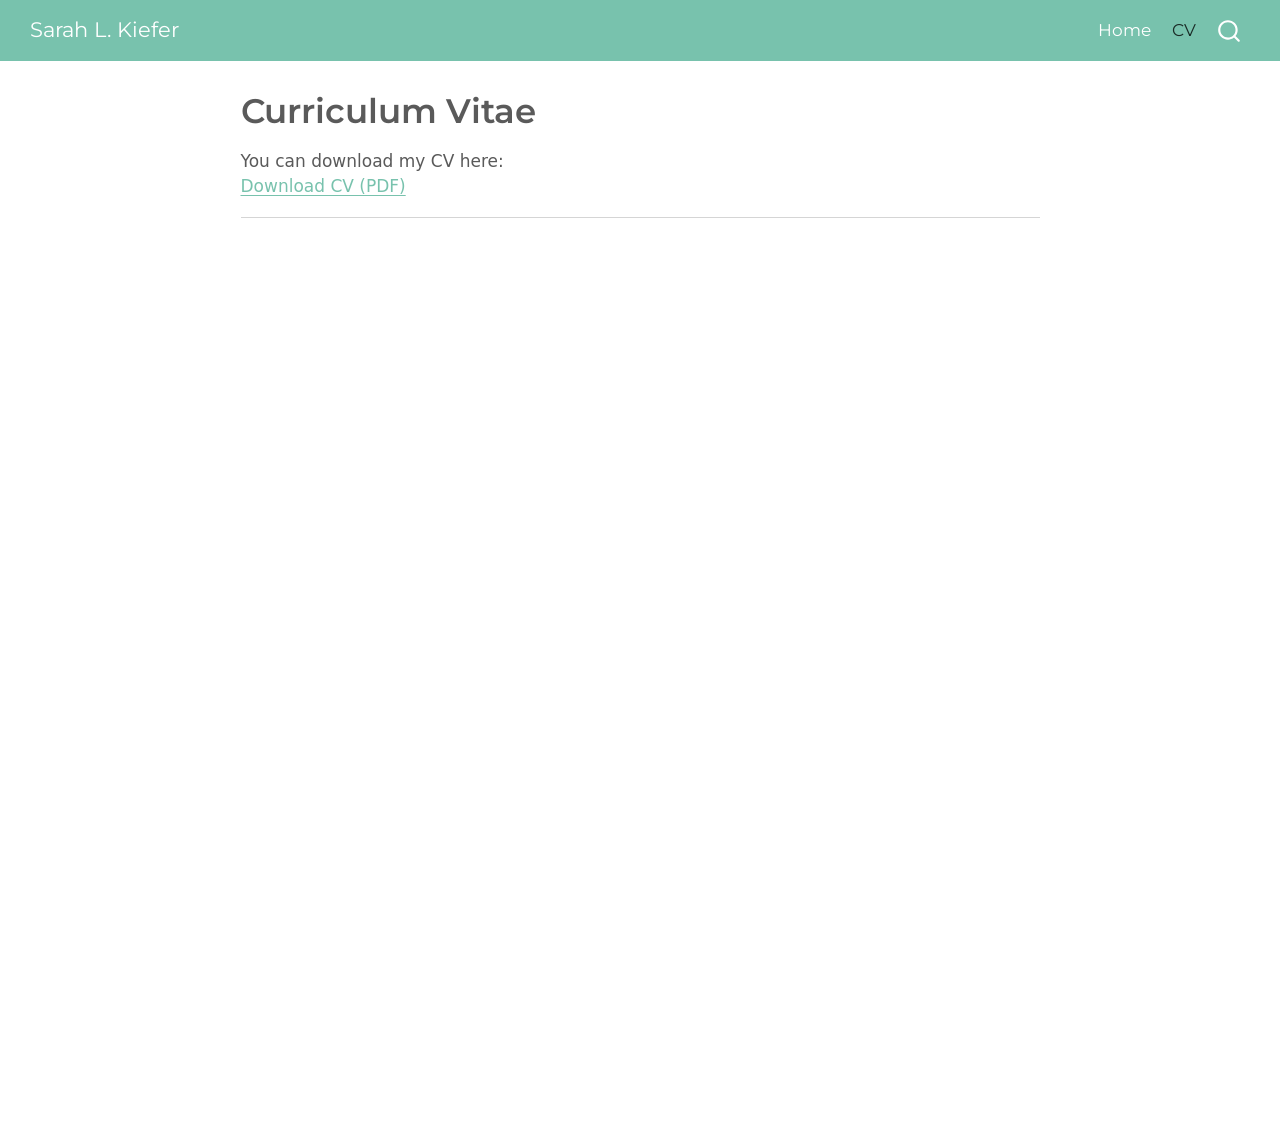
<file: Kiefer_Website/docs/cv.html>
<!DOCTYPE html>
<html xmlns="http://www.w3.org/1999/xhtml" lang="en" xml:lang="en"><head>

<meta charset="utf-8">
<meta name="generator" content="quarto-1.8.26">

<meta name="viewport" content="width=device-width, initial-scale=1.0, user-scalable=yes">


<title>Curriculum Vitae – Sarah L. Kiefer</title>
<style>
code{white-space: pre-wrap;}
span.smallcaps{font-variant: small-caps;}
div.columns{display: flex; gap: min(4vw, 1.5em);}
div.column{flex: auto; overflow-x: auto;}
div.hanging-indent{margin-left: 1.5em; text-indent: -1.5em;}
ul.task-list{list-style: none;}
ul.task-list li input[type="checkbox"] {
  width: 0.8em;
  margin: 0 0.8em 0.2em -1em; /* quarto-specific, see https://github.com/quarto-dev/quarto-cli/issues/4556 */ 
  vertical-align: middle;
}
</style>


<script src="site_libs/quarto-nav/quarto-nav.js"></script>
<script src="site_libs/quarto-nav/headroom.min.js"></script>
<script src="site_libs/clipboard/clipboard.min.js"></script>
<script src="site_libs/quarto-search/autocomplete.umd.js"></script>
<script src="site_libs/quarto-search/fuse.min.js"></script>
<script src="site_libs/quarto-search/quarto-search.js"></script>
<meta name="quarto:offset" content="./">
<script src="site_libs/quarto-html/quarto.js" type="module"></script>
<script src="site_libs/quarto-html/tabsets/tabsets.js" type="module"></script>
<script src="site_libs/quarto-html/axe/axe-check.js" type="module"></script>
<script src="site_libs/quarto-html/popper.min.js"></script>
<script src="site_libs/quarto-html/tippy.umd.min.js"></script>
<script src="site_libs/quarto-html/anchor.min.js"></script>
<link href="site_libs/quarto-html/tippy.css" rel="stylesheet">
<link href="site_libs/quarto-html/quarto-syntax-highlighting-587c61ba64f3a5504c4d52d930310e48.css" rel="stylesheet" id="quarto-text-highlighting-styles">
<script src="site_libs/bootstrap/bootstrap.min.js"></script>
<link href="site_libs/bootstrap/bootstrap-icons.css" rel="stylesheet">
<link href="site_libs/bootstrap/bootstrap-5b8f9b2f3cffee265242a5d44fbb1e00.min.css" rel="stylesheet" append-hash="true" id="quarto-bootstrap" data-mode="light">
<script id="quarto-search-options" type="application/json">{
  "location": "navbar",
  "copy-button": false,
  "collapse-after": 3,
  "panel-placement": "end",
  "type": "overlay",
  "limit": 50,
  "keyboard-shortcut": [
    "f",
    "/",
    "s"
  ],
  "show-item-context": false,
  "language": {
    "search-no-results-text": "No results",
    "search-matching-documents-text": "matching documents",
    "search-copy-link-title": "Copy link to search",
    "search-hide-matches-text": "Hide additional matches",
    "search-more-match-text": "more match in this document",
    "search-more-matches-text": "more matches in this document",
    "search-clear-button-title": "Clear",
    "search-text-placeholder": "",
    "search-detached-cancel-button-title": "Cancel",
    "search-submit-button-title": "Submit",
    "search-label": "Search"
  }
}</script>


</head>

<body class="nav-fixed fullcontent quarto-light">

<div id="quarto-search-results"></div>
  <header id="quarto-header" class="headroom fixed-top">
    <nav class="navbar navbar-expand-lg " data-bs-theme="dark">
      <div class="navbar-container container-fluid">
      <div class="navbar-brand-container mx-auto">
    <a class="navbar-brand" href="./index.html">
    <span class="navbar-title">Sarah L. Kiefer</span>
    </a>
  </div>
            <div id="quarto-search" class="" title="Search"></div>
          <button class="navbar-toggler" type="button" data-bs-toggle="collapse" data-bs-target="#navbarCollapse" aria-controls="navbarCollapse" role="menu" aria-expanded="false" aria-label="Toggle navigation" onclick="if (window.quartoToggleHeadroom) { window.quartoToggleHeadroom(); }">
  <span class="navbar-toggler-icon"></span>
</button>
          <div class="collapse navbar-collapse" id="navbarCollapse">
            <ul class="navbar-nav navbar-nav-scroll ms-auto">
  <li class="nav-item">
    <a class="nav-link" href="./index.html"> 
<span class="menu-text">Home</span></a>
  </li>  
  <li class="nav-item">
    <a class="nav-link active" href="./cv.html" aria-current="page"> 
<span class="menu-text">CV</span></a>
  </li>  
</ul>
          </div> <!-- /navcollapse -->
            <div class="quarto-navbar-tools">
</div>
      </div> <!-- /container-fluid -->
    </nav>
</header>
<!-- content -->
<div id="quarto-content" class="quarto-container page-columns page-rows-contents page-layout-article page-navbar">
<!-- sidebar -->
<!-- margin-sidebar -->
    
<!-- main -->
<main class="content" id="quarto-document-content">

<header id="title-block-header" class="quarto-title-block default">
<div class="quarto-title">
<h1 class="title">Curriculum Vitae</h1>
</div>



<div class="quarto-title-meta">

    
  
    
  </div>
  


</header>


<p>You can download my CV here:<br>
<a href="cv.pdf">Download CV (PDF)</a></p>
<hr>
<iframe src="cv.pdf" width="100%" height="800px">
</iframe>



</main> <!-- /main -->
<script id="quarto-html-after-body" type="application/javascript">
  window.document.addEventListener("DOMContentLoaded", function (event) {
    const icon = "";
    const anchorJS = new window.AnchorJS();
    anchorJS.options = {
      placement: 'right',
      icon: icon
    };
    anchorJS.add('.anchored');
    const isCodeAnnotation = (el) => {
      for (const clz of el.classList) {
        if (clz.startsWith('code-annotation-')) {                     
          return true;
        }
      }
      return false;
    }
    const onCopySuccess = function(e) {
      // button target
      const button = e.trigger;
      // don't keep focus
      button.blur();
      // flash "checked"
      button.classList.add('code-copy-button-checked');
      var currentTitle = button.getAttribute("title");
      button.setAttribute("title", "Copied!");
      let tooltip;
      if (window.bootstrap) {
        button.setAttribute("data-bs-toggle", "tooltip");
        button.setAttribute("data-bs-placement", "left");
        button.setAttribute("data-bs-title", "Copied!");
        tooltip = new bootstrap.Tooltip(button, 
          { trigger: "manual", 
            customClass: "code-copy-button-tooltip",
            offset: [0, -8]});
        tooltip.show();    
      }
      setTimeout(function() {
        if (tooltip) {
          tooltip.hide();
          button.removeAttribute("data-bs-title");
          button.removeAttribute("data-bs-toggle");
          button.removeAttribute("data-bs-placement");
        }
        button.setAttribute("title", currentTitle);
        button.classList.remove('code-copy-button-checked');
      }, 1000);
      // clear code selection
      e.clearSelection();
    }
    const getTextToCopy = function(trigger) {
      const outerScaffold = trigger.parentElement.cloneNode(true);
      const codeEl = outerScaffold.querySelector('code');
      for (const childEl of codeEl.children) {
        if (isCodeAnnotation(childEl)) {
          childEl.remove();
        }
      }
      return codeEl.innerText;
    }
    const clipboard = new window.ClipboardJS('.code-copy-button:not([data-in-quarto-modal])', {
      text: getTextToCopy
    });
    clipboard.on('success', onCopySuccess);
    if (window.document.getElementById('quarto-embedded-source-code-modal')) {
      const clipboardModal = new window.ClipboardJS('.code-copy-button[data-in-quarto-modal]', {
        text: getTextToCopy,
        container: window.document.getElementById('quarto-embedded-source-code-modal')
      });
      clipboardModal.on('success', onCopySuccess);
    }
      var localhostRegex = new RegExp(/^(?:http|https):\/\/localhost\:?[0-9]*\//);
      var mailtoRegex = new RegExp(/^mailto:/);
        var filterRegex = new RegExp('/' + window.location.host + '/');
      var isInternal = (href) => {
          return filterRegex.test(href) || localhostRegex.test(href) || mailtoRegex.test(href);
      }
      // Inspect non-navigation links and adorn them if external
     var links = window.document.querySelectorAll('a[href]:not(.nav-link):not(.navbar-brand):not(.toc-action):not(.sidebar-link):not(.sidebar-item-toggle):not(.pagination-link):not(.no-external):not([aria-hidden]):not(.dropdown-item):not(.quarto-navigation-tool):not(.about-link)');
      for (var i=0; i<links.length; i++) {
        const link = links[i];
        if (!isInternal(link.href)) {
          // undo the damage that might have been done by quarto-nav.js in the case of
          // links that we want to consider external
          if (link.dataset.originalHref !== undefined) {
            link.href = link.dataset.originalHref;
          }
        }
      }
    function tippyHover(el, contentFn, onTriggerFn, onUntriggerFn) {
      const config = {
        allowHTML: true,
        maxWidth: 500,
        delay: 100,
        arrow: false,
        appendTo: function(el) {
            return el.parentElement;
        },
        interactive: true,
        interactiveBorder: 10,
        theme: 'quarto',
        placement: 'bottom-start',
      };
      if (contentFn) {
        config.content = contentFn;
      }
      if (onTriggerFn) {
        config.onTrigger = onTriggerFn;
      }
      if (onUntriggerFn) {
        config.onUntrigger = onUntriggerFn;
      }
      window.tippy(el, config); 
    }
    const noterefs = window.document.querySelectorAll('a[role="doc-noteref"]');
    for (var i=0; i<noterefs.length; i++) {
      const ref = noterefs[i];
      tippyHover(ref, function() {
        // use id or data attribute instead here
        let href = ref.getAttribute('data-footnote-href') || ref.getAttribute('href');
        try { href = new URL(href).hash; } catch {}
        const id = href.replace(/^#\/?/, "");
        const note = window.document.getElementById(id);
        if (note) {
          return note.innerHTML;
        } else {
          return "";
        }
      });
    }
    const xrefs = window.document.querySelectorAll('a.quarto-xref');
    const processXRef = (id, note) => {
      // Strip column container classes
      const stripColumnClz = (el) => {
        el.classList.remove("page-full", "page-columns");
        if (el.children) {
          for (const child of el.children) {
            stripColumnClz(child);
          }
        }
      }
      stripColumnClz(note)
      if (id === null || id.startsWith('sec-')) {
        // Special case sections, only their first couple elements
        const container = document.createElement("div");
        if (note.children && note.children.length > 2) {
          container.appendChild(note.children[0].cloneNode(true));
          for (let i = 1; i < note.children.length; i++) {
            const child = note.children[i];
            if (child.tagName === "P" && child.innerText === "") {
              continue;
            } else {
              container.appendChild(child.cloneNode(true));
              break;
            }
          }
          if (window.Quarto?.typesetMath) {
            window.Quarto.typesetMath(container);
          }
          return container.innerHTML
        } else {
          if (window.Quarto?.typesetMath) {
            window.Quarto.typesetMath(note);
          }
          return note.innerHTML;
        }
      } else {
        // Remove any anchor links if they are present
        const anchorLink = note.querySelector('a.anchorjs-link');
        if (anchorLink) {
          anchorLink.remove();
        }
        if (window.Quarto?.typesetMath) {
          window.Quarto.typesetMath(note);
        }
        if (note.classList.contains("callout")) {
          return note.outerHTML;
        } else {
          return note.innerHTML;
        }
      }
    }
    for (var i=0; i<xrefs.length; i++) {
      const xref = xrefs[i];
      tippyHover(xref, undefined, function(instance) {
        instance.disable();
        let url = xref.getAttribute('href');
        let hash = undefined; 
        if (url.startsWith('#')) {
          hash = url;
        } else {
          try { hash = new URL(url).hash; } catch {}
        }
        if (hash) {
          const id = hash.replace(/^#\/?/, "");
          const note = window.document.getElementById(id);
          if (note !== null) {
            try {
              const html = processXRef(id, note.cloneNode(true));
              instance.setContent(html);
            } finally {
              instance.enable();
              instance.show();
            }
          } else {
            // See if we can fetch this
            fetch(url.split('#')[0])
            .then(res => res.text())
            .then(html => {
              const parser = new DOMParser();
              const htmlDoc = parser.parseFromString(html, "text/html");
              const note = htmlDoc.getElementById(id);
              if (note !== null) {
                const html = processXRef(id, note);
                instance.setContent(html);
              } 
            }).finally(() => {
              instance.enable();
              instance.show();
            });
          }
        } else {
          // See if we can fetch a full url (with no hash to target)
          // This is a special case and we should probably do some content thinning / targeting
          fetch(url)
          .then(res => res.text())
          .then(html => {
            const parser = new DOMParser();
            const htmlDoc = parser.parseFromString(html, "text/html");
            const note = htmlDoc.querySelector('main.content');
            if (note !== null) {
              // This should only happen for chapter cross references
              // (since there is no id in the URL)
              // remove the first header
              if (note.children.length > 0 && note.children[0].tagName === "HEADER") {
                note.children[0].remove();
              }
              const html = processXRef(null, note);
              instance.setContent(html);
            } 
          }).finally(() => {
            instance.enable();
            instance.show();
          });
        }
      }, function(instance) {
      });
    }
        let selectedAnnoteEl;
        const selectorForAnnotation = ( cell, annotation) => {
          let cellAttr = 'data-code-cell="' + cell + '"';
          let lineAttr = 'data-code-annotation="' +  annotation + '"';
          const selector = 'span[' + cellAttr + '][' + lineAttr + ']';
          return selector;
        }
        const selectCodeLines = (annoteEl) => {
          const doc = window.document;
          const targetCell = annoteEl.getAttribute("data-target-cell");
          const targetAnnotation = annoteEl.getAttribute("data-target-annotation");
          const annoteSpan = window.document.querySelector(selectorForAnnotation(targetCell, targetAnnotation));
          const lines = annoteSpan.getAttribute("data-code-lines").split(",");
          const lineIds = lines.map((line) => {
            return targetCell + "-" + line;
          })
          let top = null;
          let height = null;
          let parent = null;
          if (lineIds.length > 0) {
              //compute the position of the single el (top and bottom and make a div)
              const el = window.document.getElementById(lineIds[0]);
              top = el.offsetTop;
              height = el.offsetHeight;
              parent = el.parentElement.parentElement;
            if (lineIds.length > 1) {
              const lastEl = window.document.getElementById(lineIds[lineIds.length - 1]);
              const bottom = lastEl.offsetTop + lastEl.offsetHeight;
              height = bottom - top;
            }
            if (top !== null && height !== null && parent !== null) {
              // cook up a div (if necessary) and position it 
              let div = window.document.getElementById("code-annotation-line-highlight");
              if (div === null) {
                div = window.document.createElement("div");
                div.setAttribute("id", "code-annotation-line-highlight");
                div.style.position = 'absolute';
                parent.appendChild(div);
              }
              div.style.top = top - 2 + "px";
              div.style.height = height + 4 + "px";
              div.style.left = 0;
              let gutterDiv = window.document.getElementById("code-annotation-line-highlight-gutter");
              if (gutterDiv === null) {
                gutterDiv = window.document.createElement("div");
                gutterDiv.setAttribute("id", "code-annotation-line-highlight-gutter");
                gutterDiv.style.position = 'absolute';
                const codeCell = window.document.getElementById(targetCell);
                const gutter = codeCell.querySelector('.code-annotation-gutter');
                gutter.appendChild(gutterDiv);
              }
              gutterDiv.style.top = top - 2 + "px";
              gutterDiv.style.height = height + 4 + "px";
            }
            selectedAnnoteEl = annoteEl;
          }
        };
        const unselectCodeLines = () => {
          const elementsIds = ["code-annotation-line-highlight", "code-annotation-line-highlight-gutter"];
          elementsIds.forEach((elId) => {
            const div = window.document.getElementById(elId);
            if (div) {
              div.remove();
            }
          });
          selectedAnnoteEl = undefined;
        };
          // Handle positioning of the toggle
      window.addEventListener(
        "resize",
        throttle(() => {
          elRect = undefined;
          if (selectedAnnoteEl) {
            selectCodeLines(selectedAnnoteEl);
          }
        }, 10)
      );
      function throttle(fn, ms) {
      let throttle = false;
      let timer;
        return (...args) => {
          if(!throttle) { // first call gets through
              fn.apply(this, args);
              throttle = true;
          } else { // all the others get throttled
              if(timer) clearTimeout(timer); // cancel #2
              timer = setTimeout(() => {
                fn.apply(this, args);
                timer = throttle = false;
              }, ms);
          }
        };
      }
        // Attach click handler to the DT
        const annoteDls = window.document.querySelectorAll('dt[data-target-cell]');
        for (const annoteDlNode of annoteDls) {
          annoteDlNode.addEventListener('click', (event) => {
            const clickedEl = event.target;
            if (clickedEl !== selectedAnnoteEl) {
              unselectCodeLines();
              const activeEl = window.document.querySelector('dt[data-target-cell].code-annotation-active');
              if (activeEl) {
                activeEl.classList.remove('code-annotation-active');
              }
              selectCodeLines(clickedEl);
              clickedEl.classList.add('code-annotation-active');
            } else {
              // Unselect the line
              unselectCodeLines();
              clickedEl.classList.remove('code-annotation-active');
            }
          });
        }
    const findCites = (el) => {
      const parentEl = el.parentElement;
      if (parentEl) {
        const cites = parentEl.dataset.cites;
        if (cites) {
          return {
            el,
            cites: cites.split(' ')
          };
        } else {
          return findCites(el.parentElement)
        }
      } else {
        return undefined;
      }
    };
    var bibliorefs = window.document.querySelectorAll('a[role="doc-biblioref"]');
    for (var i=0; i<bibliorefs.length; i++) {
      const ref = bibliorefs[i];
      const citeInfo = findCites(ref);
      if (citeInfo) {
        tippyHover(citeInfo.el, function() {
          var popup = window.document.createElement('div');
          citeInfo.cites.forEach(function(cite) {
            var citeDiv = window.document.createElement('div');
            citeDiv.classList.add('hanging-indent');
            citeDiv.classList.add('csl-entry');
            var biblioDiv = window.document.getElementById('ref-' + cite);
            if (biblioDiv) {
              citeDiv.innerHTML = biblioDiv.innerHTML;
            }
            popup.appendChild(citeDiv);
          });
          return popup.innerHTML;
        });
      }
    }
  });
  </script>
</div> <!-- /content -->




</body></html>
</file>
<file: docs/site_libs/quarto-html/tippy.css>
.tippy-box[data-animation=fade][data-state=hidden]{opacity:0}[data-tippy-root]{max-width:calc(100vw - 10px)}.tippy-box{position:relative;background-color:#333;color:#fff;border-radius:4px;font-size:14px;line-height:1.4;white-space:normal;outline:0;transition-property:transform,visibility,opacity}.tippy-box[data-placement^=top]>.tippy-arrow{bottom:0}.tippy-box[data-placement^=top]>.tippy-arrow:before{bottom:-7px;left:0;border-width:8px 8px 0;border-top-color:initial;transform-origin:center top}.tippy-box[data-placement^=bottom]>.tippy-arrow{top:0}.tippy-box[data-placement^=bottom]>.tippy-arrow:before{top:-7px;left:0;border-width:0 8px 8px;border-bottom-color:initial;transform-origin:center bottom}.tippy-box[data-placement^=left]>.tippy-arrow{right:0}.tippy-box[data-placement^=left]>.tippy-arrow:before{border-width:8px 0 8px 8px;border-left-color:initial;right:-7px;transform-origin:center left}.tippy-box[data-placement^=right]>.tippy-arrow{left:0}.tippy-box[data-placement^=right]>.tippy-arrow:before{left:-7px;border-width:8px 8px 8px 0;border-right-color:initial;transform-origin:center right}.tippy-box[data-inertia][data-state=visible]{transition-timing-function:cubic-bezier(.54,1.5,.38,1.11)}.tippy-arrow{width:16px;height:16px;color:#333}.tippy-arrow:before{content:"";position:absolute;border-color:transparent;border-style:solid}.tippy-content{position:relative;padding:5px 9px;z-index:1}
</file>
<file: docs/site_libs/quarto-html/quarto-syntax-highlighting-587c61ba64f3a5504c4d52d930310e48.css>
/* quarto syntax highlight colors */
:root {
  --quarto-hl-ot-color: #003B4F;
  --quarto-hl-at-color: #657422;
  --quarto-hl-ss-color: #20794D;
  --quarto-hl-an-color: #5E5E5E;
  --quarto-hl-fu-color: #4758AB;
  --quarto-hl-st-color: #20794D;
  --quarto-hl-cf-color: #003B4F;
  --quarto-hl-op-color: #5E5E5E;
  --quarto-hl-er-color: #AD0000;
  --quarto-hl-bn-color: #AD0000;
  --quarto-hl-al-color: #AD0000;
  --quarto-hl-va-color: #111111;
  --quarto-hl-bu-color: inherit;
  --quarto-hl-ex-color: inherit;
  --quarto-hl-pp-color: #AD0000;
  --quarto-hl-in-color: #5E5E5E;
  --quarto-hl-vs-color: #20794D;
  --quarto-hl-wa-color: #5E5E5E;
  --quarto-hl-do-color: #5E5E5E;
  --quarto-hl-im-color: #00769E;
  --quarto-hl-ch-color: #20794D;
  --quarto-hl-dt-color: #AD0000;
  --quarto-hl-fl-color: #AD0000;
  --quarto-hl-co-color: #5E5E5E;
  --quarto-hl-cv-color: #5E5E5E;
  --quarto-hl-cn-color: #8f5902;
  --quarto-hl-sc-color: #5E5E5E;
  --quarto-hl-dv-color: #AD0000;
  --quarto-hl-kw-color: #003B4F;
}

/* other quarto variables */
:root {
  --quarto-font-monospace: SFMono-Regular, Menlo, Monaco, Consolas, "Liberation Mono", "Courier New", monospace;
}

/* syntax highlight based on Pandoc's rules */
pre > code.sourceCode > span {
  color: #003B4F;
}

code.sourceCode > span {
  color: #003B4F;
}

div.sourceCode,
div.sourceCode pre.sourceCode {
  color: #003B4F;
}

/* Normal */
code span {
  color: #003B4F;
}

/* Alert */
code span.al {
  color: #AD0000;
  font-style: inherit;
}

/* Annotation */
code span.an {
  color: #5E5E5E;
  font-style: inherit;
}

/* Attribute */
code span.at {
  color: #657422;
  font-style: inherit;
}

/* BaseN */
code span.bn {
  color: #AD0000;
  font-style: inherit;
}

/* BuiltIn */
code span.bu {
  font-style: inherit;
}

/* ControlFlow */
code span.cf {
  color: #003B4F;
  font-weight: bold;
  font-style: inherit;
}

/* Char */
code span.ch {
  color: #20794D;
  font-style: inherit;
}

/* Constant */
code span.cn {
  color: #8f5902;
  font-style: inherit;
}

/* Comment */
code span.co {
  color: #5E5E5E;
  font-style: inherit;
}

/* CommentVar */
code span.cv {
  color: #5E5E5E;
  font-style: italic;
}

/* Documentation */
code span.do {
  color: #5E5E5E;
  font-style: italic;
}

/* DataType */
code span.dt {
  color: #AD0000;
  font-style: inherit;
}

/* DecVal */
code span.dv {
  color: #AD0000;
  font-style: inherit;
}

/* Error */
code span.er {
  color: #AD0000;
  font-style: inherit;
}

/* Extension */
code span.ex {
  font-style: inherit;
}

/* Float */
code span.fl {
  color: #AD0000;
  font-style: inherit;
}

/* Function */
code span.fu {
  color: #4758AB;
  font-style: inherit;
}

/* Import */
code span.im {
  color: #00769E;
  font-style: inherit;
}

/* Information */
code span.in {
  color: #5E5E5E;
  font-style: inherit;
}

/* Keyword */
code span.kw {
  color: #003B4F;
  font-weight: bold;
  font-style: inherit;
}

/* Operator */
code span.op {
  color: #5E5E5E;
  font-style: inherit;
}

/* Other */
code span.ot {
  color: #003B4F;
  font-style: inherit;
}

/* Preprocessor */
code span.pp {
  color: #AD0000;
  font-style: inherit;
}

/* SpecialChar */
code span.sc {
  color: #5E5E5E;
  font-style: inherit;
}

/* SpecialString */
code span.ss {
  color: #20794D;
  font-style: inherit;
}

/* String */
code span.st {
  color: #20794D;
  font-style: inherit;
}

/* Variable */
code span.va {
  color: #111111;
  font-style: inherit;
}

/* VerbatimString */
code span.vs {
  color: #20794D;
  font-style: inherit;
}

/* Warning */
code span.wa {
  color: #5E5E5E;
  font-style: italic;
}

.prevent-inlining {
  content: "</";
}

/*# sourceMappingURL=2dce1cc6c82594539e1579de68416b47.css.map */
</file>
<file: Kiefer_Website/docs/site_libs/quarto-html/tippy.css>
.tippy-box[data-animation=fade][data-state=hidden]{opacity:0}[data-tippy-root]{max-width:calc(100vw - 10px)}.tippy-box{position:relative;background-color:#333;color:#fff;border-radius:4px;font-size:14px;line-height:1.4;white-space:normal;outline:0;transition-property:transform,visibility,opacity}.tippy-box[data-placement^=top]>.tippy-arrow{bottom:0}.tippy-box[data-placement^=top]>.tippy-arrow:before{bottom:-7px;left:0;border-width:8px 8px 0;border-top-color:initial;transform-origin:center top}.tippy-box[data-placement^=bottom]>.tippy-arrow{top:0}.tippy-box[data-placement^=bottom]>.tippy-arrow:before{top:-7px;left:0;border-width:0 8px 8px;border-bottom-color:initial;transform-origin:center bottom}.tippy-box[data-placement^=left]>.tippy-arrow{right:0}.tippy-box[data-placement^=left]>.tippy-arrow:before{border-width:8px 0 8px 8px;border-left-color:initial;right:-7px;transform-origin:center left}.tippy-box[data-placement^=right]>.tippy-arrow{left:0}.tippy-box[data-placement^=right]>.tippy-arrow:before{left:-7px;border-width:8px 8px 8px 0;border-right-color:initial;transform-origin:center right}.tippy-box[data-inertia][data-state=visible]{transition-timing-function:cubic-bezier(.54,1.5,.38,1.11)}.tippy-arrow{width:16px;height:16px;color:#333}.tippy-arrow:before{content:"";position:absolute;border-color:transparent;border-style:solid}.tippy-content{position:relative;padding:5px 9px;z-index:1}
</file>
<file: Kiefer_Website/docs/site_libs/quarto-html/quarto-syntax-highlighting-587c61ba64f3a5504c4d52d930310e48.css>
/* quarto syntax highlight colors */
:root {
  --quarto-hl-ot-color: #003B4F;
  --quarto-hl-at-color: #657422;
  --quarto-hl-ss-color: #20794D;
  --quarto-hl-an-color: #5E5E5E;
  --quarto-hl-fu-color: #4758AB;
  --quarto-hl-st-color: #20794D;
  --quarto-hl-cf-color: #003B4F;
  --quarto-hl-op-color: #5E5E5E;
  --quarto-hl-er-color: #AD0000;
  --quarto-hl-bn-color: #AD0000;
  --quarto-hl-al-color: #AD0000;
  --quarto-hl-va-color: #111111;
  --quarto-hl-bu-color: inherit;
  --quarto-hl-ex-color: inherit;
  --quarto-hl-pp-color: #AD0000;
  --quarto-hl-in-color: #5E5E5E;
  --quarto-hl-vs-color: #20794D;
  --quarto-hl-wa-color: #5E5E5E;
  --quarto-hl-do-color: #5E5E5E;
  --quarto-hl-im-color: #00769E;
  --quarto-hl-ch-color: #20794D;
  --quarto-hl-dt-color: #AD0000;
  --quarto-hl-fl-color: #AD0000;
  --quarto-hl-co-color: #5E5E5E;
  --quarto-hl-cv-color: #5E5E5E;
  --quarto-hl-cn-color: #8f5902;
  --quarto-hl-sc-color: #5E5E5E;
  --quarto-hl-dv-color: #AD0000;
  --quarto-hl-kw-color: #003B4F;
}

/* other quarto variables */
:root {
  --quarto-font-monospace: SFMono-Regular, Menlo, Monaco, Consolas, "Liberation Mono", "Courier New", monospace;
}

/* syntax highlight based on Pandoc's rules */
pre > code.sourceCode > span {
  color: #003B4F;
}

code.sourceCode > span {
  color: #003B4F;
}

div.sourceCode,
div.sourceCode pre.sourceCode {
  color: #003B4F;
}

/* Normal */
code span {
  color: #003B4F;
}

/* Alert */
code span.al {
  color: #AD0000;
  font-style: inherit;
}

/* Annotation */
code span.an {
  color: #5E5E5E;
  font-style: inherit;
}

/* Attribute */
code span.at {
  color: #657422;
  font-style: inherit;
}

/* BaseN */
code span.bn {
  color: #AD0000;
  font-style: inherit;
}

/* BuiltIn */
code span.bu {
  font-style: inherit;
}

/* ControlFlow */
code span.cf {
  color: #003B4F;
  font-weight: bold;
  font-style: inherit;
}

/* Char */
code span.ch {
  color: #20794D;
  font-style: inherit;
}

/* Constant */
code span.cn {
  color: #8f5902;
  font-style: inherit;
}

/* Comment */
code span.co {
  color: #5E5E5E;
  font-style: inherit;
}

/* CommentVar */
code span.cv {
  color: #5E5E5E;
  font-style: italic;
}

/* Documentation */
code span.do {
  color: #5E5E5E;
  font-style: italic;
}

/* DataType */
code span.dt {
  color: #AD0000;
  font-style: inherit;
}

/* DecVal */
code span.dv {
  color: #AD0000;
  font-style: inherit;
}

/* Error */
code span.er {
  color: #AD0000;
  font-style: inherit;
}

/* Extension */
code span.ex {
  font-style: inherit;
}

/* Float */
code span.fl {
  color: #AD0000;
  font-style: inherit;
}

/* Function */
code span.fu {
  color: #4758AB;
  font-style: inherit;
}

/* Import */
code span.im {
  color: #00769E;
  font-style: inherit;
}

/* Information */
code span.in {
  color: #5E5E5E;
  font-style: inherit;
}

/* Keyword */
code span.kw {
  color: #003B4F;
  font-weight: bold;
  font-style: inherit;
}

/* Operator */
code span.op {
  color: #5E5E5E;
  font-style: inherit;
}

/* Other */
code span.ot {
  color: #003B4F;
  font-style: inherit;
}

/* Preprocessor */
code span.pp {
  color: #AD0000;
  font-style: inherit;
}

/* SpecialChar */
code span.sc {
  color: #5E5E5E;
  font-style: inherit;
}

/* SpecialString */
code span.ss {
  color: #20794D;
  font-style: inherit;
}

/* String */
code span.st {
  color: #20794D;
  font-style: inherit;
}

/* Variable */
code span.va {
  color: #111111;
  font-style: inherit;
}

/* VerbatimString */
code span.vs {
  color: #20794D;
  font-style: inherit;
}

/* Warning */
code span.wa {
  color: #5E5E5E;
  font-style: italic;
}

.prevent-inlining {
  content: "</";
}

/*# sourceMappingURL=2dce1cc6c82594539e1579de68416b47.css.map */
</file>
